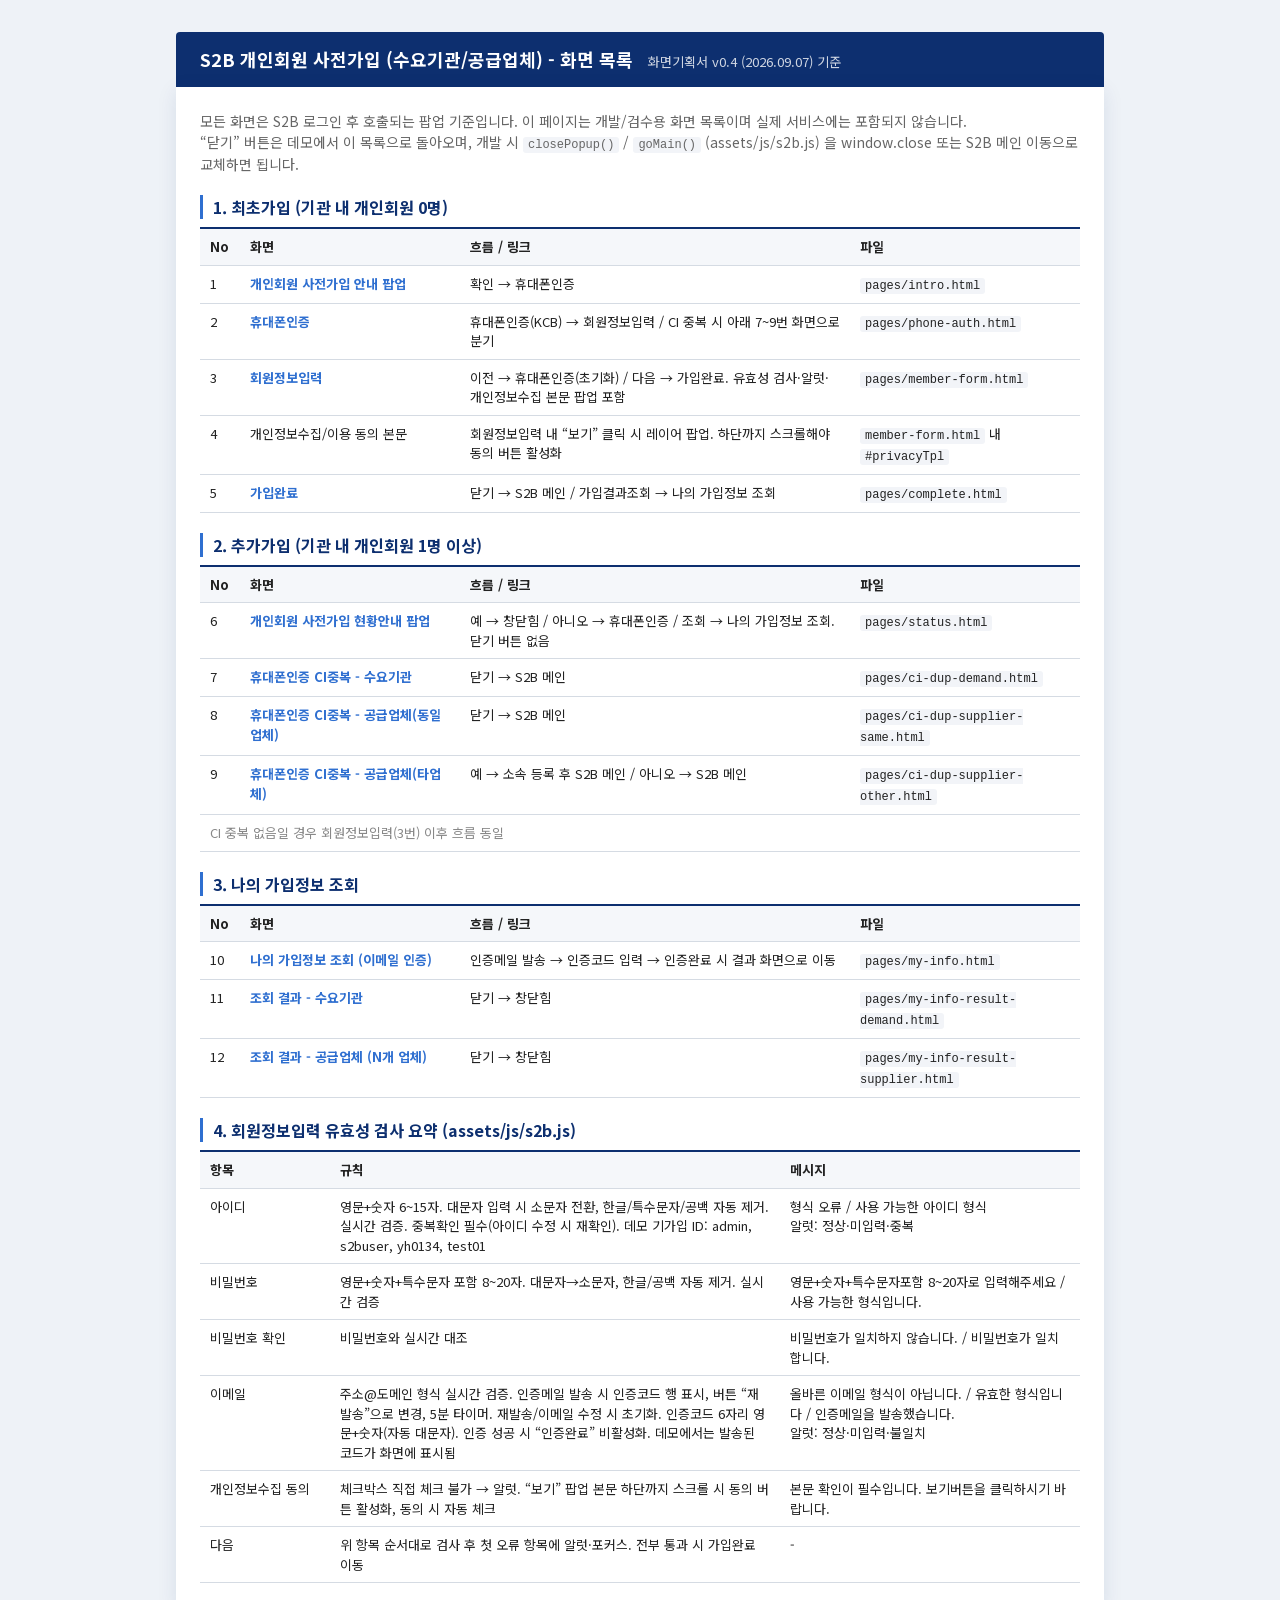
<file: index.html>
<!DOCTYPE html>
<html lang="ko">
<head>
<meta charset="UTF-8">
<meta name="viewport" content="width=device-width, initial-scale=1">
<title>S2B 개인회원 사전가입 - 화면 목록</title>
<link rel="stylesheet" href="assets/css/s2b.css">
</head>
<body>
<div class="idx">
  <div class="top-bar">S2B 개인회원 사전가입 (수요기관/공급업체) - 화면 목록 <span style="font-weight:400;font-size:13px;opacity:.8;margin-left:10px">화면기획서 v0.4 (2026.09.07) 기준</span></div>
  <div class="box">
    <p class="desc">모든 화면은 S2B 로그인 후 호출되는 팝업 기준입니다. 이 페이지는 개발/검수용 화면 목록이며 실제 서비스에는 포함되지 않습니다.<br>
    “닫기” 버튼은 데모에서 이 목록으로 돌아오며, 개발 시 <code>closePopup()</code> / <code>goMain()</code> (assets/js/s2b.js) 을 window.close 또는 S2B 메인 이동으로 교체하면 됩니다.</p>

    <h2>1. 최초가입 (기관 내 개인회원 0명)</h2>
    <table>
      <tr><th style="width:40px">No</th><th style="width:220px">화면</th><th>흐름 / 링크</th><th style="width:230px">파일</th></tr>
      <tr><td>1</td><td><a href="pages/intro.html">개인회원 사전가입 안내 팝업</a></td><td>확인 → 휴대폰인증</td><td><code>pages/intro.html</code></td></tr>
      <tr><td>2</td><td><a href="pages/phone-auth.html">휴대폰인증</a></td><td>휴대폰인증(KCB) → 회원정보입력 / CI 중복 시 아래 7~9번 화면으로 분기</td><td><code>pages/phone-auth.html</code></td></tr>
      <tr><td>3</td><td><a href="pages/member-form.html">회원정보입력</a></td><td>이전 → 휴대폰인증(초기화) / 다음 → 가입완료. 유효성 검사·알럿·개인정보수집 본문 팝업 포함</td><td><code>pages/member-form.html</code></td></tr>
      <tr><td>4</td><td>개인정보수집/이용 동의 본문</td><td>회원정보입력 내 “보기” 클릭 시 레이어 팝업. 하단까지 스크롤해야 동의 버튼 활성화</td><td><code>member-form.html</code> 내 <code>#privacyTpl</code></td></tr>
      <tr><td>5</td><td><a href="pages/complete.html">가입완료</a></td><td>닫기 → S2B 메인 / 가입결과조회 → 나의 가입정보 조회</td><td><code>pages/complete.html</code></td></tr>
    </table>

    <h2>2. 추가가입 (기관 내 개인회원 1명 이상)</h2>
    <table>
      <tr><th style="width:40px">No</th><th style="width:220px">화면</th><th>흐름 / 링크</th><th style="width:230px">파일</th></tr>
      <tr><td>6</td><td><a href="pages/status.html">개인회원 사전가입 현황안내 팝업</a></td><td>예 → 창닫힘 / 아니오 → 휴대폰인증 / 조회 → 나의 가입정보 조회. 닫기 버튼 없음</td><td><code>pages/status.html</code></td></tr>
      <tr><td>7</td><td><a href="pages/ci-dup-demand.html">휴대폰인증 CI중복 - 수요기관</a></td><td>닫기 → S2B 메인</td><td><code>pages/ci-dup-demand.html</code></td></tr>
      <tr><td>8</td><td><a href="pages/ci-dup-supplier-same.html">휴대폰인증 CI중복 - 공급업체(동일업체)</a></td><td>닫기 → S2B 메인</td><td><code>pages/ci-dup-supplier-same.html</code></td></tr>
      <tr><td>9</td><td><a href="pages/ci-dup-supplier-other.html">휴대폰인증 CI중복 - 공급업체(타업체)</a></td><td>예 → 소속 등록 후 S2B 메인 / 아니오 → S2B 메인</td><td><code>pages/ci-dup-supplier-other.html</code></td></tr>
      <tr><td colspan="4" style="color:#888">CI 중복 없음일 경우 회원정보입력(3번) 이후 흐름 동일</td></tr>
    </table>

    <h2>3. 나의 가입정보 조회</h2>
    <table>
      <tr><th style="width:40px">No</th><th style="width:220px">화면</th><th>흐름 / 링크</th><th style="width:230px">파일</th></tr>
      <tr><td>10</td><td><a href="pages/my-info.html">나의 가입정보 조회 (이메일 인증)</a></td><td>인증메일 발송 → 인증코드 입력 → 인증완료 시 결과 화면으로 이동</td><td><code>pages/my-info.html</code></td></tr>
      <tr><td>11</td><td><a href="pages/my-info-result-demand.html">조회 결과 - 수요기관</a></td><td>닫기 → 창닫힘</td><td><code>pages/my-info-result-demand.html</code></td></tr>
      <tr><td>12</td><td><a href="pages/my-info-result-supplier.html">조회 결과 - 공급업체 (N개 업체)</a></td><td>닫기 → 창닫힘</td><td><code>pages/my-info-result-supplier.html</code></td></tr>
    </table>

    <h2>4. 회원정보입력 유효성 검사 요약 (assets/js/s2b.js)</h2>
    <table>
      <tr><th style="width:130px">항목</th><th>규칙</th><th style="width:300px">메시지</th></tr>
      <tr><td>아이디</td><td>영문+숫자 6~15자. 대문자 입력 시 소문자 전환, 한글/특수문자/공백 자동 제거. 실시간 검증. 중복확인 필수(아이디 수정 시 재확인). 데모 기가입 ID: admin, s2buser, yh0134, test01</td><td>형식 오류 / 사용 가능한 아이디 형식<br>알럿: 정상·미입력·중복</td></tr>
      <tr><td>비밀번호</td><td>영문+숫자+특수문자 포함 8~20자. 대문자→소문자, 한글/공백 자동 제거. 실시간 검증</td><td>영문+숫자+특수문자포함 8~20자로 입력해주세요 / 사용 가능한 형식입니다.</td></tr>
      <tr><td>비밀번호 확인</td><td>비밀번호와 실시간 대조</td><td>비밀번호가 일치하지 않습니다. / 비밀번호가 일치합니다.</td></tr>
      <tr><td>이메일</td><td>주소@도메인 형식 실시간 검증. 인증메일 발송 시 인증코드 행 표시, 버튼 “재발송”으로 변경, 5분 타이머. 재발송/이메일 수정 시 초기화. 인증코드 6자리 영문+숫자(자동 대문자). 인증 성공 시 “인증완료” 비활성화. 데모에서는 발송된 코드가 화면에 표시됨</td><td>올바른 이메일 형식이 아닙니다. / 유효한 형식입니다 / 인증메일을 발송했습니다.<br>알럿: 정상·미입력·불일치</td></tr>
      <tr><td>개인정보수집 동의</td><td>체크박스 직접 체크 불가 → 알럿. “보기” 팝업 본문 하단까지 스크롤 시 동의 버튼 활성화, 동의 시 자동 체크</td><td>본문 확인이 필수입니다. 보기버튼을 클릭하시기 바랍니다.</td></tr>
      <tr><td>다음</td><td>위 항목 순서대로 검사 후 첫 오류 항목에 알럿·포커스. 전부 통과 시 가입완료 이동</td><td>-</td></tr>
    </table>
  </div>
</div>
</body>
</html>
</file>
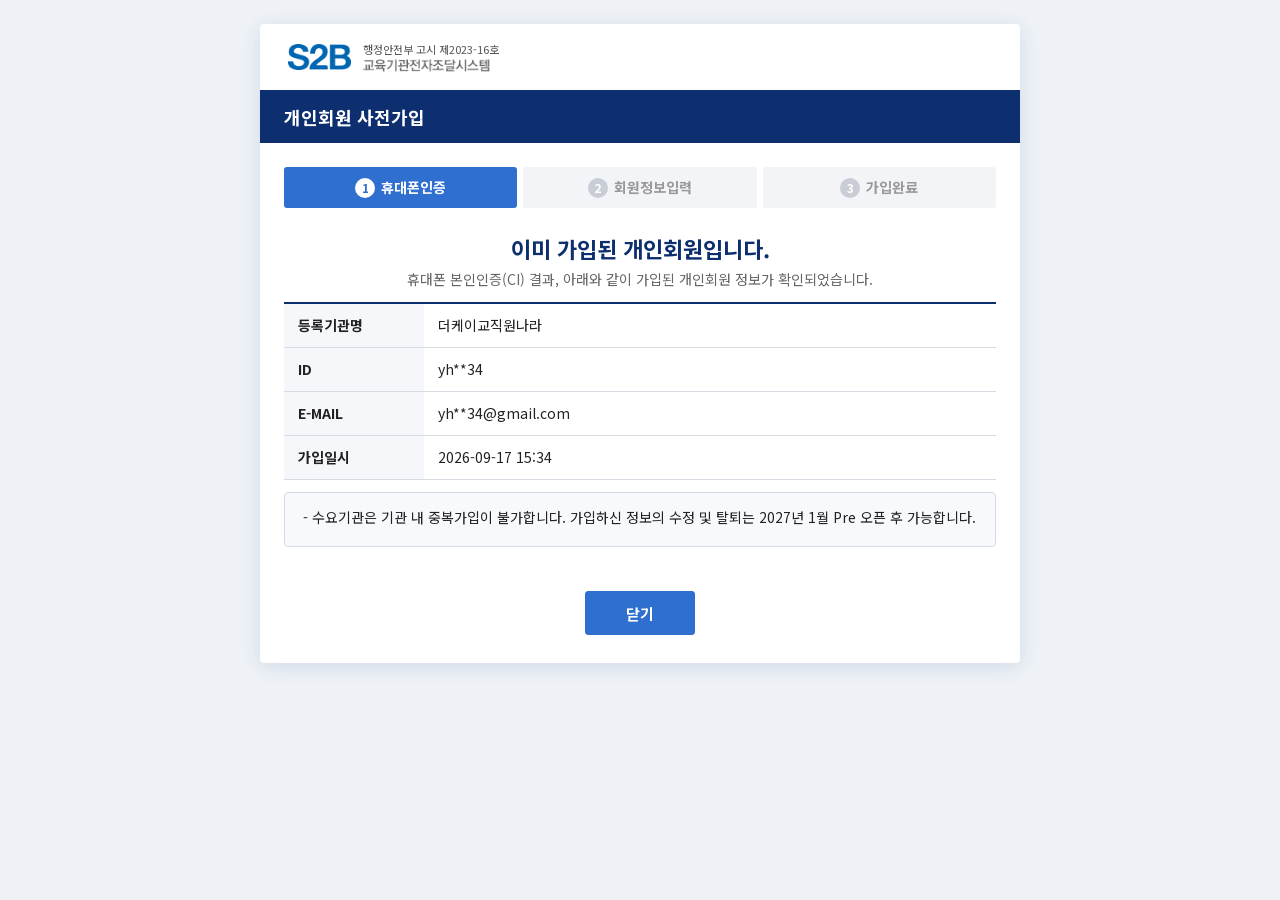
<file: pages/ci-dup-demand.html>
<!DOCTYPE html>
<html lang="ko">
<head>
<meta charset="UTF-8">
<meta name="viewport" content="width=device-width, initial-scale=1">
<title>수요기관 CI중복 | S2B 개인회원 사전가입</title>
<link rel="stylesheet" href="../assets/css/s2b.css">
</head>
<body>
<div class="popup">
  <div class="popup-head">
    <div class="logo"><img src="../assets/img/sub_ci.gif" alt="S2B"><span>행정안전부 고시 제2023-16호<br><img src="../assets/img/ci_s2b_3.gif" alt="교육기관전자조달시스템"></span></div>
  </div>
  <div class="popup-title">개인회원 사전가입</div>
  <div class="popup-body">
    <ol class="steps"><li class="on">휴대폰인증</li><li>회원정보입력</li><li>가입완료</li></ol>
    <p class="big-msg">이미 가입된 개인회원입니다.</p>
    <p class="center desc">휴대폰 본인인증(CI) 결과, 아래와 같이 가입된 개인회원 정보가 확인되었습니다.</p>
    <!-- [JSP] CI 대조로 찾은 기가입 정보 바인딩. ID/이메일 마스킹(첫문자·마지막문자 제외)은 서버 처리 -->
    <table class="info-tbl">
      <tr><th>등록기관명</th><td>더케이교직원나라</td></tr>
      <tr><th>ID</th><td>yh**34</td></tr>
      <tr><th>E-MAIL</th><td>yh**34@gmail.com</td></tr>
      <tr><th>가입일시</th><td>2026-09-17 15:34</td></tr>
    </table>
    <div class="notice"><p>- 수요기관은 기관 내 중복가입이 불가합니다. 가입하신 정보의 수정 및 탈퇴는 2027년 1월 Pre 오픈 후 가능합니다.</p></div>
  </div>
  <div class="popup-foot">
    <button type="button" class="btn primary" onclick="goMain()">닫기</button>
  </div>
</div>
<script src="../assets/js/s2b.js"></script>
</body>
</html>
</file>
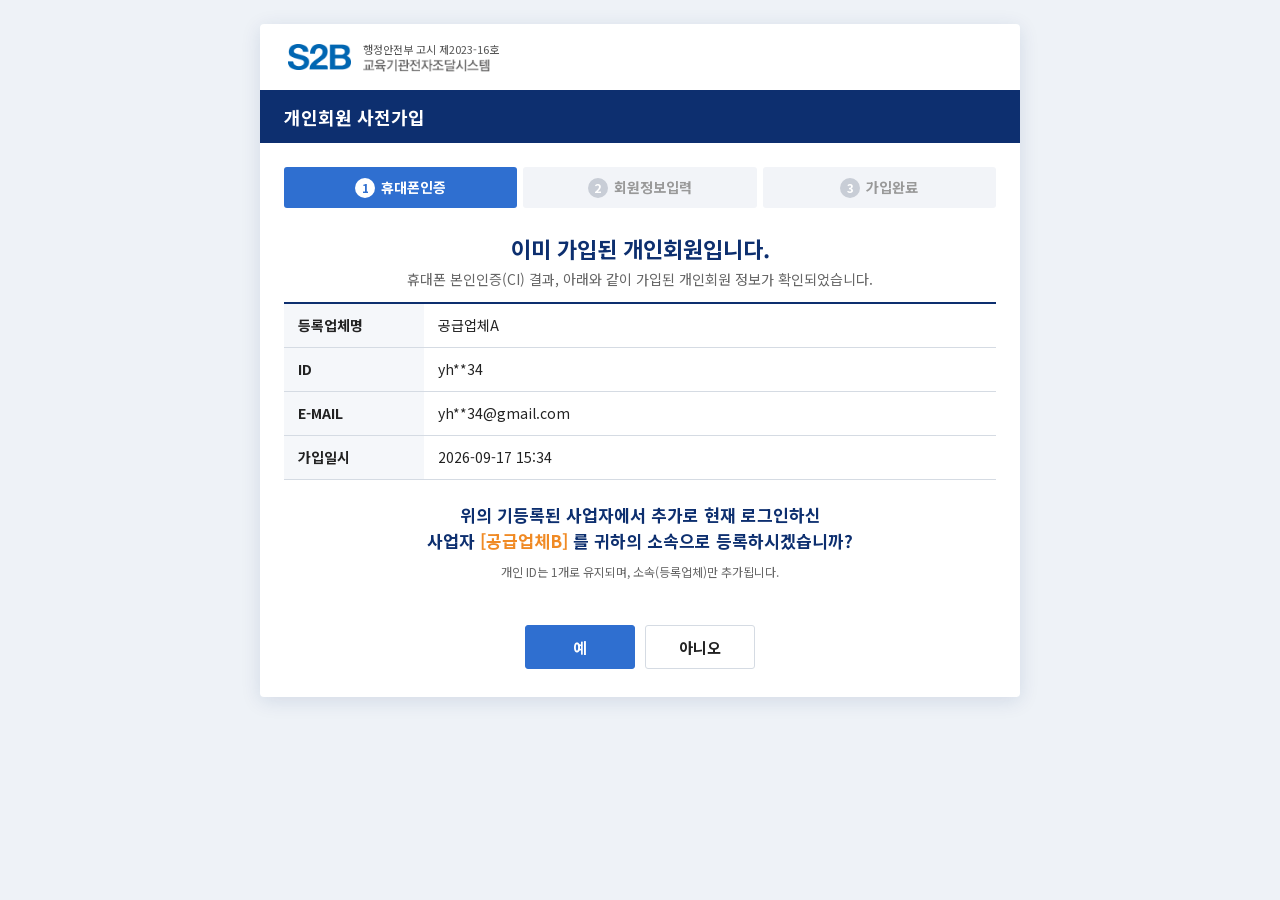
<file: pages/ci-dup-supplier-other.html>
<!DOCTYPE html>
<html lang="ko">
<head>
<meta charset="UTF-8">
<meta name="viewport" content="width=device-width, initial-scale=1">
<title>공급업체 CI중복(타업체) | S2B 개인회원 사전가입</title>
<link rel="stylesheet" href="../assets/css/s2b.css">
</head>
<body>
<div class="popup">
  <div class="popup-head">
    <div class="logo"><img src="../assets/img/sub_ci.gif" alt="S2B"><span>행정안전부 고시 제2023-16호<br><img src="../assets/img/ci_s2b_3.gif" alt="교육기관전자조달시스템"></span></div>
  </div>
  <div class="popup-title">개인회원 사전가입</div>
  <div class="popup-body">
    <ol class="steps"><li class="on">휴대폰인증</li><li>회원정보입력</li><li>가입완료</li></ol>
    <p class="big-msg">이미 가입된 개인회원입니다.</p>
    <p class="center desc">휴대폰 본인인증(CI) 결과, 아래와 같이 가입된 개인회원 정보가 확인되었습니다.</p>
    <!-- [JSP] CI 대조로 찾은 기가입 정보 바인딩. ID/이메일 마스킹(첫문자·마지막문자 제외)은 서버 처리 -->
    <table class="info-tbl">
      <tr><th>등록업체명</th><td>공급업체A</td></tr>
      <tr><th>ID</th><td>yh**34</td></tr>
      <tr><th>E-MAIL</th><td>yh**34@gmail.com</td></tr>
      <tr><th>가입일시</th><td>2026-09-17 15:34</td></tr>
    </table>
    <p class="question">위의 기등록된 사업자에서 추가로 현재 로그인하신<br>사업자 <span class="txt-orange">[공급업체B]</span> <!-- [JSP] [${session.instNm}] 현재 로그인 업체 --> 를 귀하의 소속으로 등록하시겠습니까?</p>
    <p class="center desc" style="font-size:12px">개인 ID는 1개로 유지되며, 소속(등록업체)만 추가됩니다.</p>
  </div>
  <div class="popup-foot">
    <!-- [JSP] 예: 소속(등록업체) 추가등록 Action 호출(addInst.do) 후 메인 이동. 개인ID 1개 : 소속 1:N -->
    <button type="button" class="btn primary" onclick="s2bAlert('[공급업체B] 소속 등록이 완료되었습니다.', goMain)">예</button>
    <button type="button" class="btn" onclick="goMain()">아니오</button>
  </div>
</div>
<script src="../assets/js/s2b.js"></script>
</body>
</html>
</file>
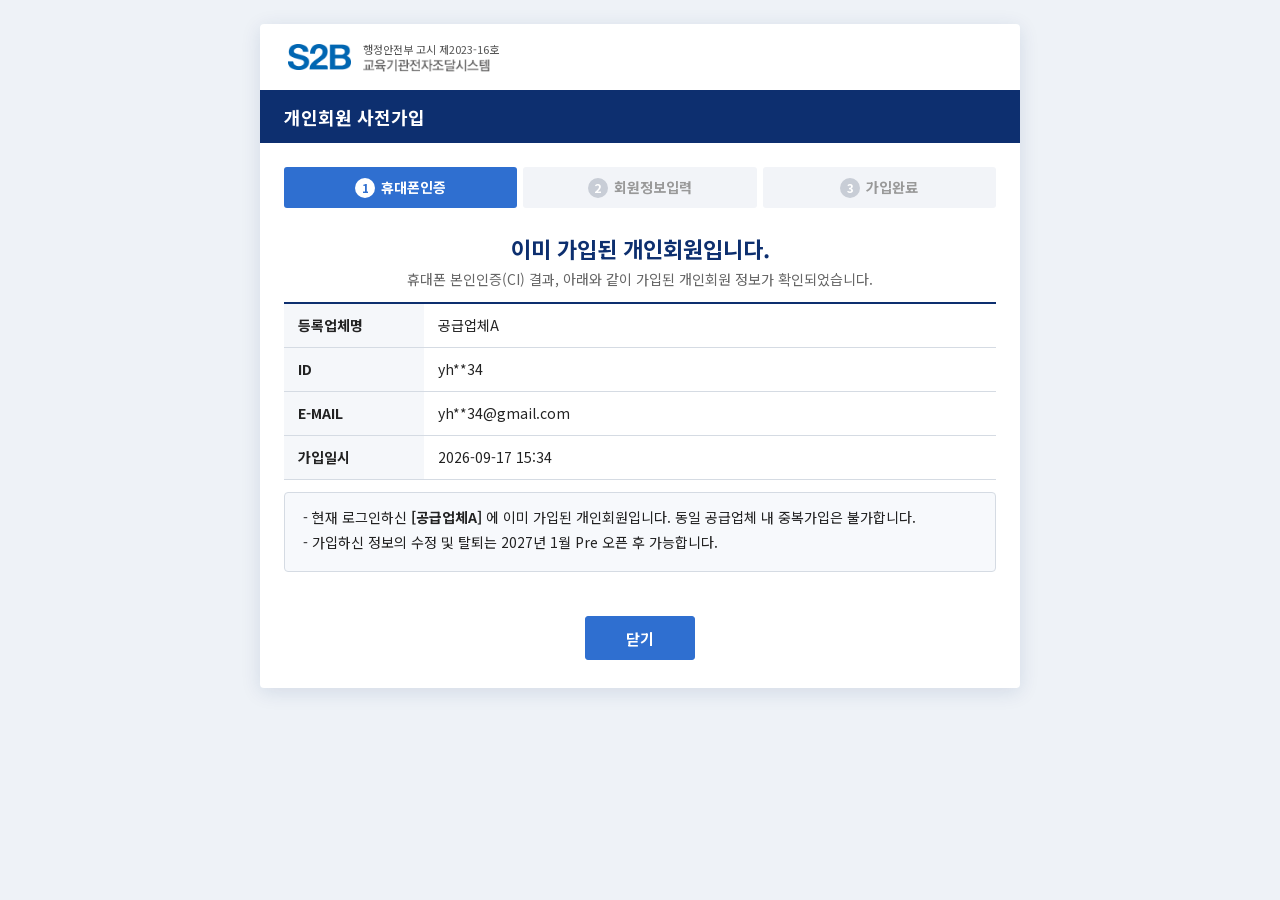
<file: pages/ci-dup-supplier-same.html>
<!DOCTYPE html>
<html lang="ko">
<head>
<meta charset="UTF-8">
<meta name="viewport" content="width=device-width, initial-scale=1">
<title>공급업체 CI중복(동일업체) | S2B 개인회원 사전가입</title>
<link rel="stylesheet" href="../assets/css/s2b.css">
</head>
<body>
<div class="popup">
  <div class="popup-head">
    <div class="logo"><img src="../assets/img/sub_ci.gif" alt="S2B"><span>행정안전부 고시 제2023-16호<br><img src="../assets/img/ci_s2b_3.gif" alt="교육기관전자조달시스템"></span></div>
  </div>
  <div class="popup-title">개인회원 사전가입</div>
  <div class="popup-body">
    <ol class="steps"><li class="on">휴대폰인증</li><li>회원정보입력</li><li>가입완료</li></ol>
    <p class="big-msg">이미 가입된 개인회원입니다.</p>
    <p class="center desc">휴대폰 본인인증(CI) 결과, 아래와 같이 가입된 개인회원 정보가 확인되었습니다.</p>
    <!-- [JSP] CI 대조로 찾은 기가입 정보 바인딩. ID/이메일 마스킹(첫문자·마지막문자 제외)은 서버 처리 -->
    <table class="info-tbl">
      <tr><th>등록업체명</th><td>공급업체A</td></tr>
      <tr><th>ID</th><td>yh**34</td></tr>
      <tr><th>E-MAIL</th><td>yh**34@gmail.com</td></tr>
      <tr><th>가입일시</th><td>2026-09-17 15:34</td></tr>
    </table>
    <div class="notice"><p>- 현재 로그인하신 <b>[공급업체A]</b> 에 이미 가입된 개인회원입니다. 동일 공급업체 내 중복가입은 불가합니다.</p><p>- 가입하신 정보의 수정 및 탈퇴는 2027년 1월 Pre 오픈 후 가능합니다.</p></div>
  </div>
  <div class="popup-foot">
    <button type="button" class="btn primary" onclick="goMain()">닫기</button>
  </div>
</div>
<script src="../assets/js/s2b.js"></script>
</body>
</html>
</file>
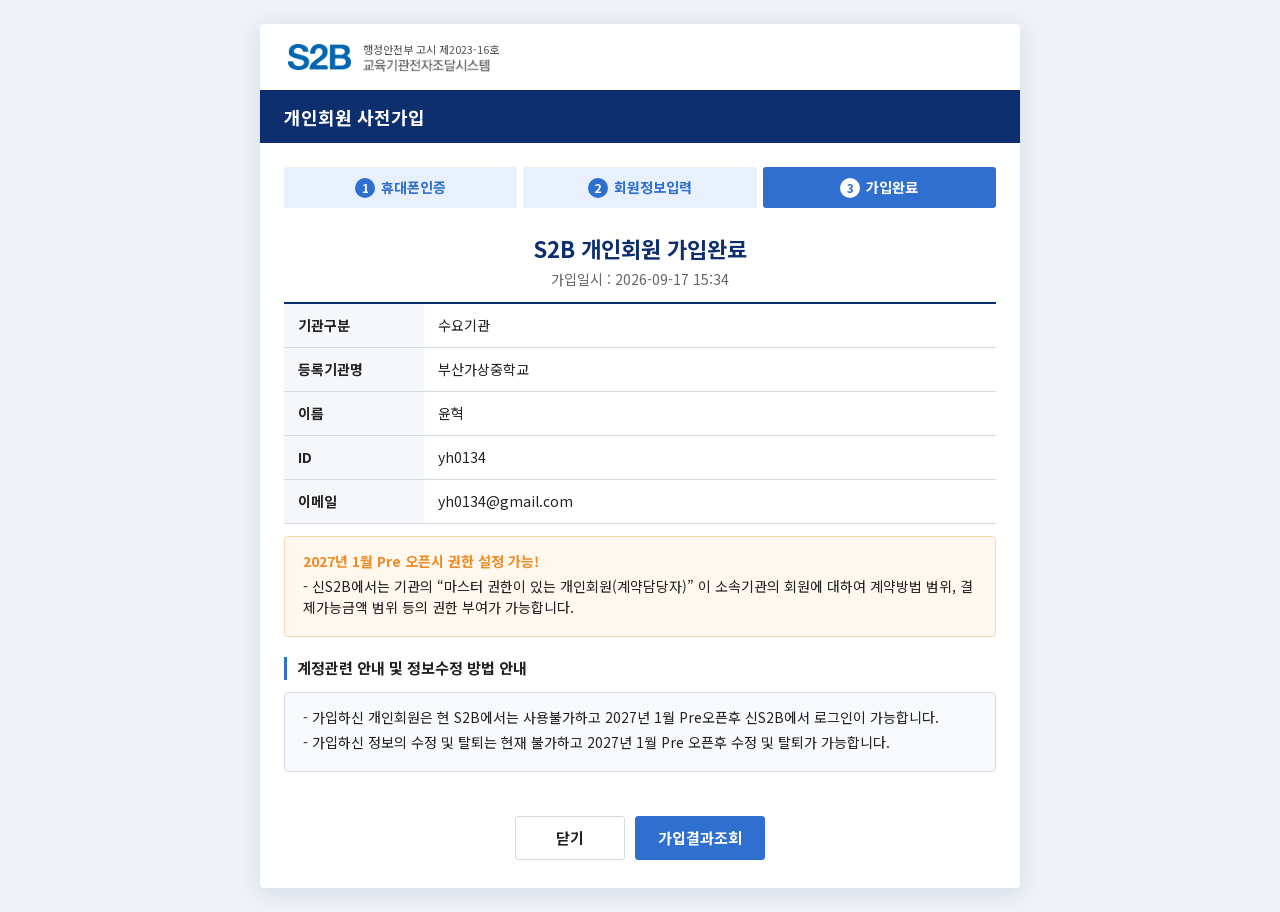
<file: pages/complete.html>
<!DOCTYPE html>
<html lang="ko">
<head>
<meta charset="UTF-8">
<meta name="viewport" content="width=device-width, initial-scale=1">
<title>가입완료 | S2B 개인회원 사전가입</title>
<link rel="stylesheet" href="../assets/css/s2b.css">
</head>
<body>
<div class="popup">
  <div class="popup-head">
    <div class="logo"><img src="../assets/img/sub_ci.gif" alt="S2B"><span>행정안전부 고시 제2023-16호<br><img src="../assets/img/ci_s2b_3.gif" alt="교육기관전자조달시스템"></span></div>
  </div>
  <div class="popup-title">개인회원 사전가입</div>
  <div class="popup-body">
    <ol class="steps"><li class="done">휴대폰인증</li><li class="done">회원정보입력</li><li class="on">가입완료</li></ol>
    <p class="big-msg">S2B 개인회원 가입완료</p>
    <p class="center desc">가입일시 : 2026-09-17 15:34</p> <!-- [JSP] ${member.regDt} yyyy-MM-dd HH:mm -->

    <table class="info-tbl">
      <!-- [JSP] 가입 결과 바인딩. 기관구분: 수요기관/공급업체, 등록기관명: 기관명 또는 공급업체명 -->
      <tr><th>기관구분</th><td>수요기관</td></tr>          <!-- ${member.instTypeNm} -->
      <tr><th>등록기관명</th><td>부산가상중학교</td></tr>  <!-- ${member.instNm} -->
      <tr><th>이름</th><td>윤혁</td></tr>                 <!-- ${member.userNm} -->
      <tr><th>ID</th><td>yh0134</td></tr>                 <!-- ${member.userId} -->
      <tr><th>이메일</th><td>yh0134@gmail.com</td></tr>   <!-- ${member.email} -->
    </table>

    <div class="notice point">
      <p><b class="txt-orange">2027년 1월 Pre 오픈시 권한 설정 가능!</b></p>
      <p>- 신S2B에서는 기관의 “마스터 권한이 있는 개인회원(계약담당자)” 이 소속기관의 회원에 대하여 계약방법 범위, 결제가능금액 범위 등의 권한 부여가 가능합니다.</p>
    </div>
    <p class="sub-tit">계정관련 안내 및 정보수정 방법 안내</p>
    <div class="notice">
      <p>- 가입하신 개인회원은 현 S2B에서는 사용불가하고 2027년 1월 Pre오픈후 신S2B에서 로그인이 가능합니다.</p>
      <p>- 가입하신 정보의 수정 및 탈퇴는 현재 불가하고 2027년 1월 Pre 오픈후 수정 및 탈퇴가 가능합니다.</p>
    </div>
  </div>
  <div class="popup-foot">
    <button type="button" class="btn" onclick="goMain()">닫기</button> <!-- [JSP] S2B 메인으로 이동 -->
    <a href="my-info.html" class="btn primary">가입결과조회</a>
  </div>
</div>
<script src="../assets/js/s2b.js"></script>
</body>
</html>
</file>
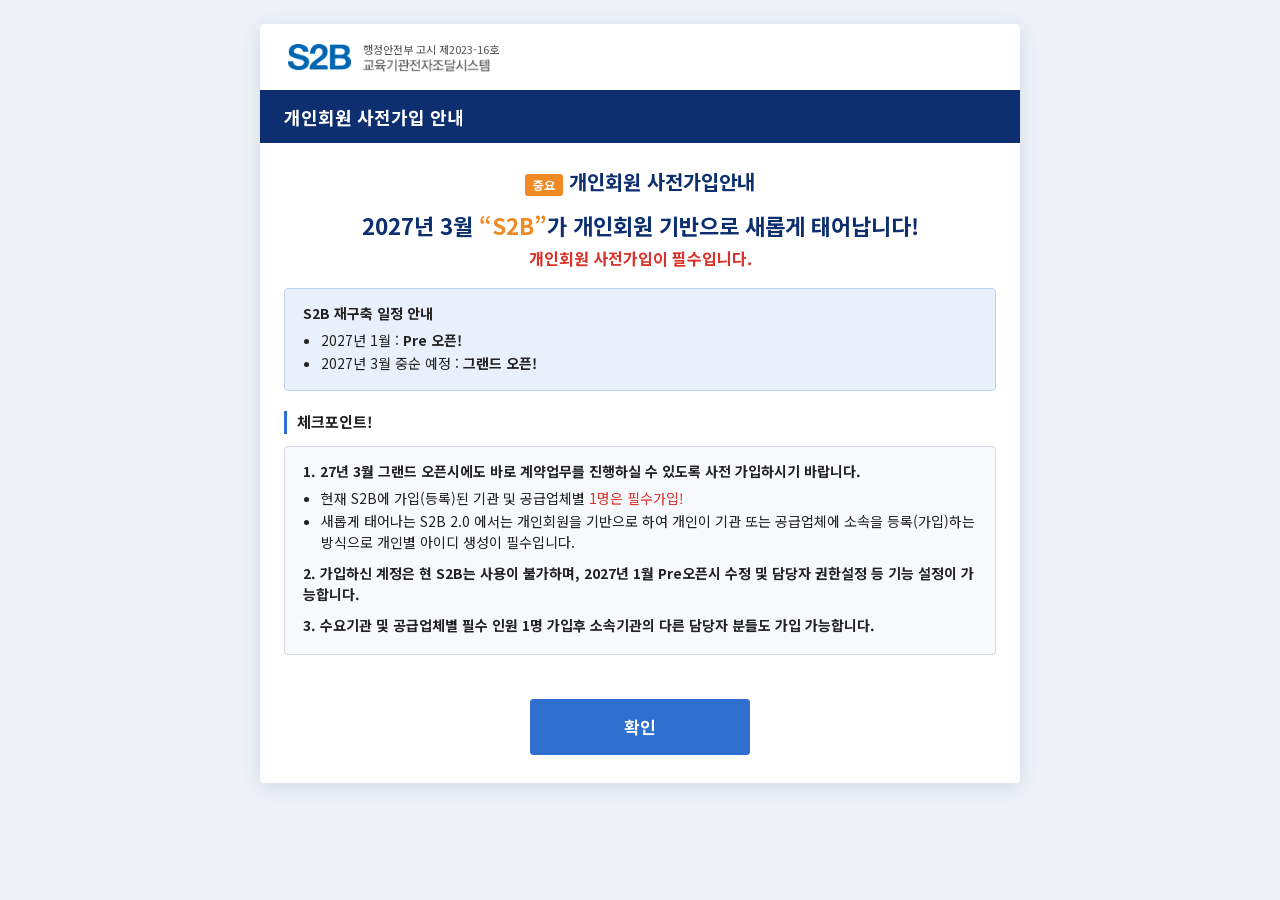
<file: pages/intro.html>
<!DOCTYPE html>
<html lang="ko">
<head>
<meta charset="UTF-8">
<meta name="viewport" content="width=device-width, initial-scale=1">
<title>개인회원 사전가입 안내 | S2B 개인회원 사전가입</title>
<link rel="stylesheet" href="../assets/css/s2b.css">
</head>
<body>
<div class="popup">
  <div class="popup-head">
    <div class="logo"><img src="../assets/img/sub_ci.gif" alt="S2B"><span>행정안전부 고시 제2023-16호<br><img src="../assets/img/ci_s2b_3.gif" alt="교육기관전자조달시스템"></span></div>
  </div>
  <div class="popup-title">개인회원 사전가입 안내</div>
  <div class="popup-body">
    <p class="tit center"><span class="badge">중요</span> 개인회원 사전가입안내</p>
    <p class="big-msg">2027년 3월 <span class="txt-orange">“S2B”</span>가 개인회원 기반으로 새롭게 태어납니다!</p>
    <p class="center txt-red" style="font-weight:700;font-size:16px;margin:0 0 18px">개인회원 사전가입이 필수입니다.</p>

    <div class="notice blue">
      <p><b>S2B 재구축 일정 안내</b></p>
      <ul>
        <li>2027년 1월 : <b>Pre 오픈!</b></li>
        <li>2027년 3월 중순 예정 : <b>그랜드 오픈!</b></li>
      </ul>
    </div>

    <p class="sub-tit">체크포인트!</p>
    <div class="notice">
      <p><b>1. 27년 3월 그랜드 오픈시에도 바로 계약업무를 진행하실 수 있도록 사전 가입하시기 바랍니다.</b></p>
      <ul>
        <li>현재 S2B에 가입(등록)된 기관 및 공급업체별 <span class="txt-red">1명은 필수가입!</span></li>
        <li>새롭게 태어나는 S2B 2.0 에서는 개인회원을 기반으로 하여 개인이 기관 또는 공급업체에 소속을 등록(가입)하는 방식으로 개인별 아이디 생성이 필수입니다.</li>
      </ul>
      <p style="margin-top:10px"><b>2. 가입하신 계정은 현 S2B는 사용이 불가하며, 2027년 1월 Pre오픈시 수정 및 담당자 권한설정 등 기능 설정이 가능합니다.</b></p>
      <p style="margin-top:10px"><b>3. 수요기관 및 공급업체별 필수 인원 1명 가입후 소속기관의 다른 담당자 분들도 가입 가능합니다.</b></p>
    </div>
  </div>
  <div class="popup-foot">
    <a href="phone-auth.html" class="btn primary big">확인</a>
  </div>
</div>
<script src="../assets/js/s2b.js"></script>

</body>
</html>
</file>
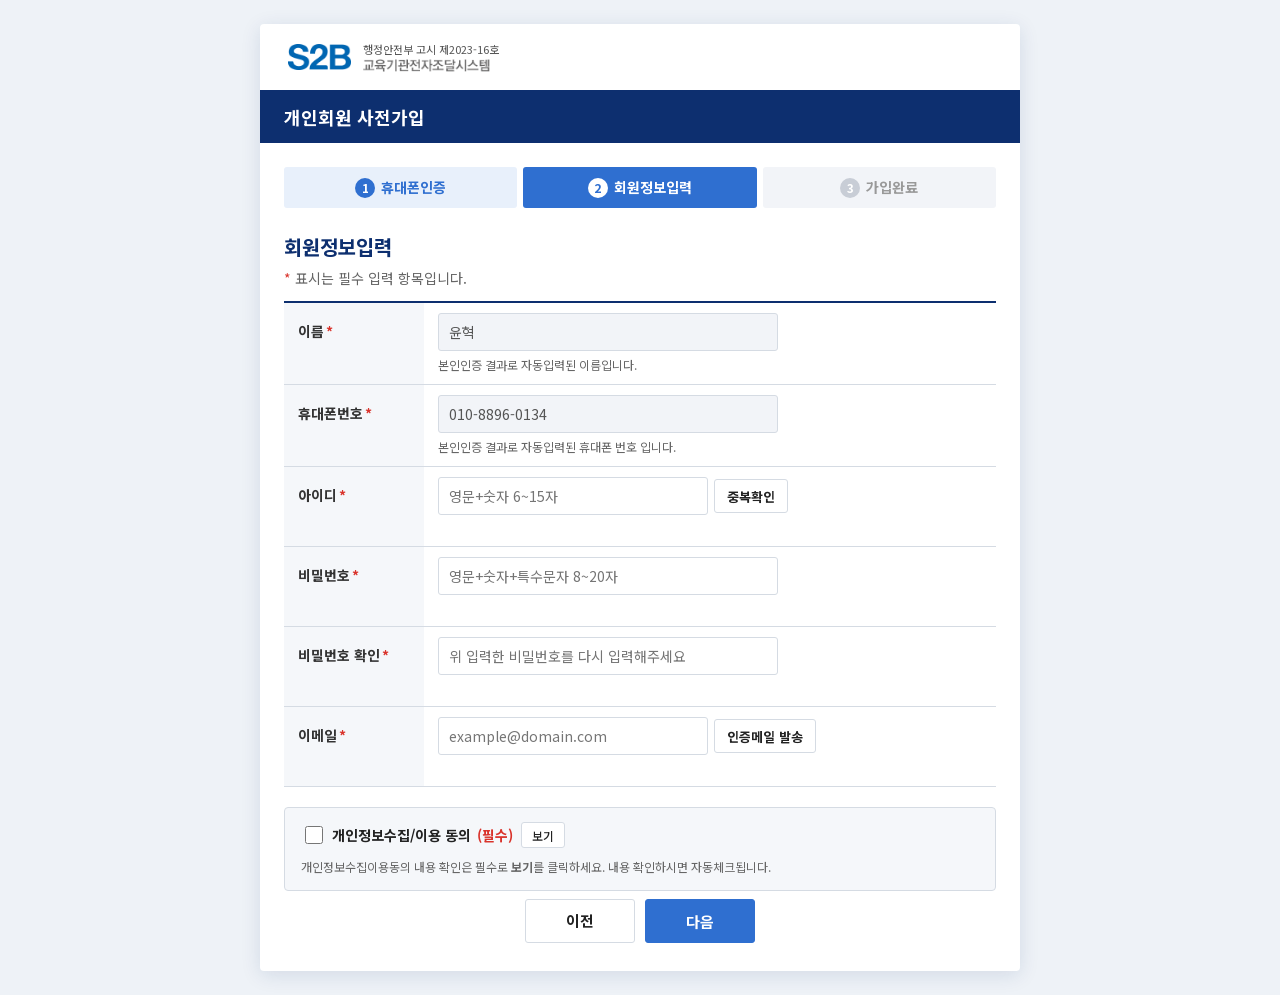
<file: pages/member-form.html>
<!DOCTYPE html>
<html lang="ko">
<head>
<meta charset="UTF-8">
<meta name="viewport" content="width=device-width, initial-scale=1">
<title>회원정보입력 | S2B 개인회원 사전가입</title>
<link rel="stylesheet" href="../assets/css/s2b.css">
</head>
<body>
<div class="popup">
  <div class="popup-head">
    <div class="logo"><img src="../assets/img/sub_ci.gif" alt="S2B"><span>행정안전부 고시 제2023-16호<br><img src="../assets/img/ci_s2b_3.gif" alt="교육기관전자조달시스템"></span></div>
  </div>
  <div class="popup-title">개인회원 사전가입</div>
  <!-- [JSP] Struts ActionForm 프로퍼티 = input name. 데모(data-demo)에서는 검증 후 페이지 이동만 하고, 실서비스는 data-demo 제거 후 form.submit() POST.
     action 예: /S2BNCustomer/S2B/member/preJoin/insert.do -->
  <form class="popup-body" id="memberForm" name="memberForm" method="post" action="complete.html" data-demo novalidate>
    <!-- [JSP] 휴대폰인증(KCB) 결과는 세션에 보관하고 hidden 은 화면 표시/전송용. 서버는 hidden 값이 아닌 세션값을 신뢰할 것 -->
    <input type="hidden" name="instType" value="D">   <!-- 기관구분 D:수요기관 S:공급업체 -->
    <input type="hidden" name="instCd"   value="">    <!-- 기관코드/컴퍼니코드 (로그인 세션) -->
    <input type="hidden" name="instNm"   value="">    <!-- 기관명 -->
    <input type="hidden" name="ci"       value="">    <!-- KCB CI (세션 보관 권장) -->
    <input type="hidden" name="agreeYn"  value="N">   <!-- 개인정보수집 동의 여부, 동의 시 JS가 Y 세팅 -->
    <ol class="steps"><li class="done">휴대폰인증</li><li class="on">회원정보입력</li><li>가입완료</li></ol>
    <p class="tit">회원정보입력</p>
    <p class="desc"><span class="txt-red">*</span> 표시는 필수 입력 항목입니다.</p>

    <table class="form-tbl">
      <tr>
        <th>이름<span class="req">*</span></th>
        <td>
          <input type="text" class="inp" name="userNm" value="윤혁" readonly> <!-- [JSP] KCB 인증 결과 이름 ${kcb.name} -->
          <span class="msg">본인인증 결과로 자동입력된 이름입니다.</span>
        </td>
      </tr>
      <tr>
        <th>휴대폰번호<span class="req">*</span></th>
        <td>
          <input type="text" class="inp" name="mobileNo" value="010-8896-0134" readonly> <!-- [JSP] KCB 인증 결과 휴대폰번호 ${kcb.mobileNo} -->
          <span class="msg">본인인증 결과로 자동입력된 휴대폰 번호 입니다.</span>
        </td>
      </tr>
      <tr>
        <th>아이디<span class="req">*</span></th>
        <td>
          <div class="field">
            <input type="text" class="inp" id="userId" name="userId" placeholder="영문+숫자 6~15자" maxlength="15" autocomplete="off" style="max-width:270px">
            <button type="button" class="btn sm" id="btnDup">중복확인</button>
          </div>
          <span class="msg" id="userIdMsg"></span>
        </td>
      </tr>
      <tr>
        <th>비밀번호<span class="req">*</span></th>
        <td>
          <input type="password" class="inp" id="userPw" name="userPw" placeholder="영문+숫자+특수문자 8~20자" maxlength="20" autocomplete="new-password">
          <span class="msg" id="userPwMsg"></span>
        </td>
      </tr>
      <tr>
        <th>비밀번호 확인<span class="req">*</span></th>
        <td>
          <input type="password" class="inp" id="userPw2" name="userPw2" placeholder="위 입력한 비밀번호를 다시 입력해주세요" maxlength="20" autocomplete="new-password">
          <span class="msg" id="userPw2Msg"></span>
        </td>
      </tr>
      <tr>
        <th>이메일<span class="req">*</span></th>
        <td>
          <div class="field">
            <input type="email" class="inp" name="email" data-role="email" placeholder="example@domain.com" autocomplete="off" style="max-width:270px">
            <button type="button" class="btn sm" data-role="btn-send">인증메일 발송</button>
          </div>
          <span class="msg" data-role="email-msg"></span>
          <span class="dev-note hidden" data-role="dev-code"></span> <!-- [JSP] 개발용, 제거 -->
          <div class="hidden" data-role="code-row" style="margin-top:10px;padding-top:10px;border-top:1px dashed var(--line)">
            <div class="field">
              <label for="authCode" style="font-weight:600;margin-right:4px">인증코드</label>
              <input type="text" class="inp short" id="authCode" name="authCode" data-role="code" placeholder="이메일로 받은 6자리 코드" maxlength="6" autocomplete="off">
              <span class="timer" data-role="timer"></span>
              <button type="button" class="btn sm primary" data-role="btn-verify">인증</button>
            </div>
            <span class="msg" data-role="code-msg">인증코드는 5분간 유효합니다. 숫자+영문만 입력 가능</span>
          </div>
        </td>
      </tr>
    </table>

    <div class="agree">
      <label><input type="checkbox" id="agree"> 개인정보수집/이용 동의 <span class="txt-red">(필수)</span></label>
      <button type="button" class="btn xs" id="btnPrivacy">보기</button>
      <span class="guide">개인정보수집이용동의 내용 확인은 필수로 <b>보기</b>를 클릭하세요. 내용 확인하시면 자동체크됩니다.</span>
    </div>

    <div class="popup-foot" style="padding-bottom:4px">
      <a href="phone-auth.html" class="btn" id="btnPrev">이전</a>
      <button type="submit" class="btn primary">다음</button>
    </div>
  </form>
</div>

<!-- 개인정보수집/이용 동의 본문 팝업 (내용은 추후 전달 문서로 교체)
     [JSP] 본문은 <jsp:include> 또는 DB 약관 조회 결과로 교체. 하단 스크롤 감지를 위해 .scroll-box 구조는 유지 -->
<template id="privacyTpl">
  <div class="modal" role="dialog" aria-modal="true">
    <div class="modal-head">개인정보수집/이용 동의 <button type="button" class="close" data-role="btn-close" aria-label="닫기">×</button></div>
    <div class="modal-body">
      <div class="scroll-box">
        <h4>1. 개인정보의 수집·이용 목적</h4>
        <p>S2B(교육기관전자조달시스템)는 개인회원 사전가입 및 신S2B(S2B 2.0) 회원 마이그레이션을 위하여 아래와 같이 개인정보를 수집·이용합니다.</p>
        <p>- 개인회원 식별 및 본인 확인<br>- 소속 기관(수요기관/공급업체) 등록 및 관리<br>- 신S2B 오픈 시 계정 이관 및 권한 설정<br>- 가입 관련 안내 및 고지사항 전달</p>
        <h4>2. 수집하는 개인정보 항목</h4>
        <p>- 필수항목 : 이름, 휴대폰번호, 연계정보(CI), 아이디, 비밀번호, 이메일<br>- 자동수집항목 : 가입일시, 소속 기관정보(기관코드, 기관명)</p>
        <h4>3. 개인정보의 보유 및 이용기간</h4>
        <p>수집된 개인정보는 신S2B 회원정보로 이관되어 회원 탈퇴 시까지 보유·이용됩니다. 다만 관계 법령에 따라 보존할 필요가 있는 경우 해당 법령에서 정한 기간 동안 보관합니다.</p>
        <p>- 계약 또는 청약철회 등에 관한 기록 : 5년<br>- 대금결제 및 재화 등의 공급에 관한 기록 : 5년<br>- 소비자의 불만 또는 분쟁처리에 관한 기록 : 3년</p>
        <h4>4. 동의를 거부할 권리 및 거부 시 불이익</h4>
        <p>이용자는 개인정보 수집·이용에 대한 동의를 거부할 권리가 있습니다. 다만, 필수항목에 대한 동의를 거부할 경우 개인회원 사전가입이 불가하며, 신S2B 그랜드 오픈 이후 계약업무 이용에 제한이 있을 수 있습니다.</p>
        <h4>5. 개인정보의 제3자 제공</h4>
        <p>S2B는 이용자의 개인정보를 제1항에서 고지한 범위 내에서 사용하며, 이용자의 사전 동의 없이 동 범위를 초과하여 이용하거나 원칙적으로 제3자에게 제공하지 않습니다. 다만, 법령의 규정에 의거하거나 수사 목적으로 법령에 정해진 절차와 방법에 따라 수사기관의 요구가 있는 경우는 예외로 합니다.</p>
        <h4>6. 개인정보 처리 위탁</h4>
        <p>- 휴대폰 본인인증 : 코리아크레딧뷰로(주)<br>- 이메일 발송 : 시스템 운영사</p>
        <h4>7. 기타</h4>
        <p>본 동의서에 명시되지 않은 사항은 S2B 개인정보처리방침에 따릅니다. 문의사항은 S2B 고객센터로 연락 주시기 바랍니다.</p>
        <p style="margin-top:20px;color:#999">※ 본 내용은 화면 구성용 임시 문안이며, 확정 문서로 교체 예정입니다.</p>
      </div>
      <p class="scroll-hint">본문 하단까지 스크롤하여 내용을 확인하시면 동의 버튼이 활성화됩니다.</p>
    </div>
    <div class="modal-foot">
      <button type="button" class="btn primary" data-role="btn-agree" disabled>동의</button>
      <button type="button" class="btn" data-role="btn-close">닫기</button>
    </div>
  </div>
</template>

<script src="../assets/js/s2b.js"></script>
<script>
initMemberForm(document.getElementById('memberForm'));
// 이전: 휴대폰인증 페이지로 이동. [JSP] 세션의 KCB 인증정보(CI) 삭제 Action 호출 후 이동 (예: resetAuth.do)
document.getElementById('btnPrev').onclick = function (e) {
  e.preventDefault();
  s2bConfirm('휴대폰인증 화면으로 이동합니다.\n입력한 정보와 인증상태는 초기화됩니다. 이동하시겠습니까?', function () { location.href = 'phone-auth.html'; });
};
</script>
</body>
</html>
</file>
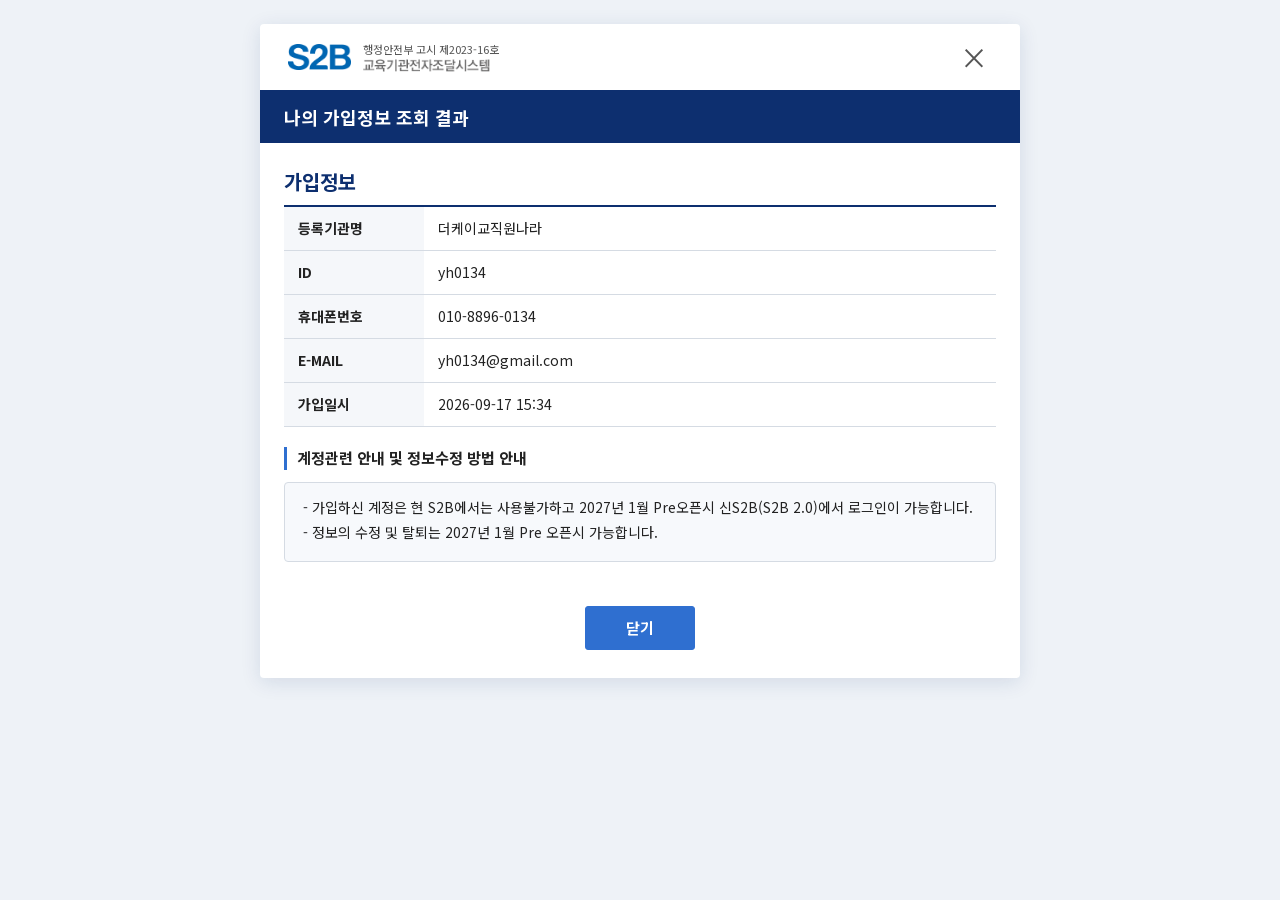
<file: pages/my-info-result-demand.html>
<!DOCTYPE html>
<html lang="ko">
<head>
<meta charset="UTF-8">
<meta name="viewport" content="width=device-width, initial-scale=1">
<title>나의 가입정보 조회 결과(수요기관) | S2B 개인회원 사전가입</title>
<link rel="stylesheet" href="../assets/css/s2b.css">
</head>
<body>
<div class="popup">
  <div class="popup-head">
    <div class="logo"><img src="../assets/img/sub_ci.gif" alt="S2B"><span>행정안전부 고시 제2023-16호<br><img src="../assets/img/ci_s2b_3.gif" alt="교육기관전자조달시스템"></span></div>
    <button type="button" class="close" onclick="closePopup()" aria-label="닫기">×</button>
  </div>
  <div class="popup-title">나의 가입정보 조회 결과</div>
  <div class="popup-body">
    <p class="tit">가입정보</p>
    <!-- [JSP] 인증 이메일로 조회한 가입정보 바인딩 (마스킹 없음) -->
    <table class="info-tbl">
      <tr><th>등록기관명</th><td>더케이교직원나라</td></tr>
      <tr><th>ID</th><td>yh0134</td></tr>
      <tr><th>휴대폰번호</th><td>010-8896-0134</td></tr>
      <tr><th>E-MAIL</th><td>yh0134@gmail.com</td></tr>
      <tr><th>가입일시</th><td>2026-09-17 15:34</td></tr>
    </table>
    <p class="sub-tit">계정관련 안내 및 정보수정 방법 안내</p>
    <div class="notice">
      <p>- 가입하신 계정은 현 S2B에서는 사용불가하고 2027년 1월 Pre오픈시 신S2B(S2B 2.0)에서 로그인이 가능합니다.</p>
      <p>- 정보의 수정 및 탈퇴는 2027년 1월 Pre 오픈시 가능합니다.</p>
    </div>
  </div>
  <div class="popup-foot">
    <button type="button" class="btn primary" onclick="closePopup()">닫기</button>
  </div>
</div>
<script src="../assets/js/s2b.js"></script>
</body>
</html>
</file>
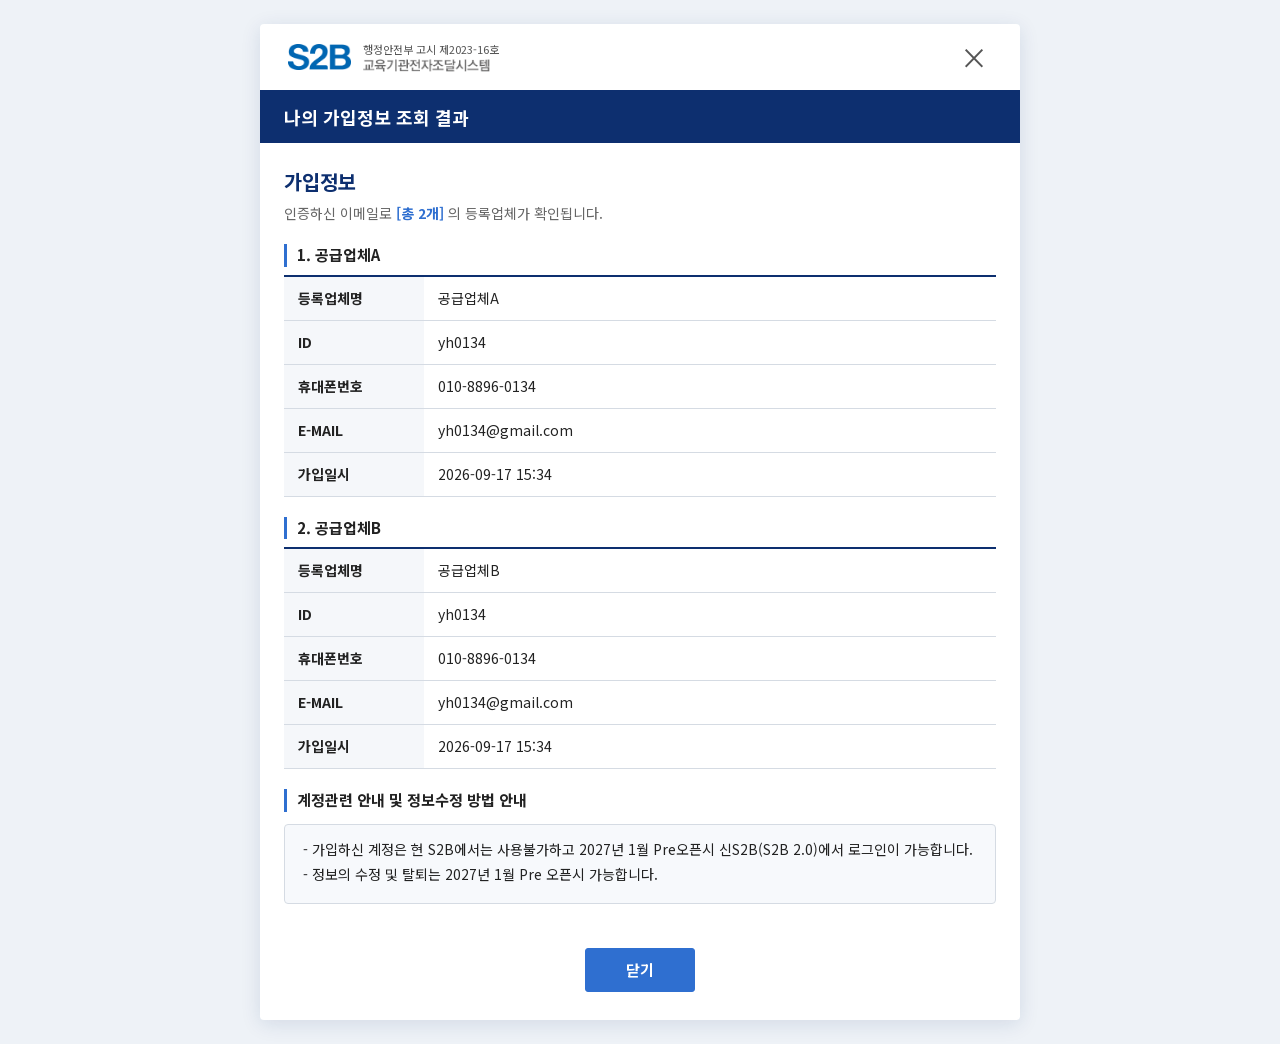
<file: pages/my-info-result-supplier.html>
<!DOCTYPE html>
<html lang="ko">
<head>
<meta charset="UTF-8">
<meta name="viewport" content="width=device-width, initial-scale=1">
<title>나의 가입정보 조회 결과(공급업체) | S2B 개인회원 사전가입</title>
<link rel="stylesheet" href="../assets/css/s2b.css">
</head>
<body>
<div class="popup">
  <div class="popup-head">
    <div class="logo"><img src="../assets/img/sub_ci.gif" alt="S2B"><span>행정안전부 고시 제2023-16호<br><img src="../assets/img/ci_s2b_3.gif" alt="교육기관전자조달시스템"></span></div>
    <button type="button" class="close" onclick="closePopup()" aria-label="닫기">×</button>
  </div>
  <div class="popup-title">나의 가입정보 조회 결과</div>
  <div class="popup-body">
    <p class="tit">가입정보</p>
    <p class="desc">인증하신 이메일로 <b class="txt-blue">[총 2개]</b> 의 등록업체가 확인됩니다.</p> <!-- [JSP] [총 ${fn:length(list)}개] -->
    <!-- [JSP] 아래 "번호. 업체명" 제목 + 테이블 한 쌍이 <c:forEach varStatus> 반복 단위 -->
    <p class="sub-tit">1. 공급업체A</p>
    <table class="info-tbl">
      <tr><th>등록업체명</th><td>공급업체A</td></tr>
      <tr><th>ID</th><td>yh0134</td></tr>
      <tr><th>휴대폰번호</th><td>010-8896-0134</td></tr>
      <tr><th>E-MAIL</th><td>yh0134@gmail.com</td></tr>
      <tr><th>가입일시</th><td>2026-09-17 15:34</td></tr>
    </table>
    <p class="sub-tit">2. 공급업체B</p>
    <table class="info-tbl">
      <tr><th>등록업체명</th><td>공급업체B</td></tr>
      <tr><th>ID</th><td>yh0134</td></tr>
      <tr><th>휴대폰번호</th><td>010-8896-0134</td></tr>
      <tr><th>E-MAIL</th><td>yh0134@gmail.com</td></tr>
      <tr><th>가입일시</th><td>2026-09-17 15:34</td></tr>
    </table>
    <p class="sub-tit">계정관련 안내 및 정보수정 방법 안내</p>
    <div class="notice">
      <p>- 가입하신 계정은 현 S2B에서는 사용불가하고 2027년 1월 Pre오픈시 신S2B(S2B 2.0)에서 로그인이 가능합니다.</p>
      <p>- 정보의 수정 및 탈퇴는 2027년 1월 Pre 오픈시 가능합니다.</p>
    </div>
  </div>
  <div class="popup-foot">
    <button type="button" class="btn primary" onclick="closePopup()">닫기</button>
  </div>
</div>
<script src="../assets/js/s2b.js"></script>
</body>
</html>
</file>
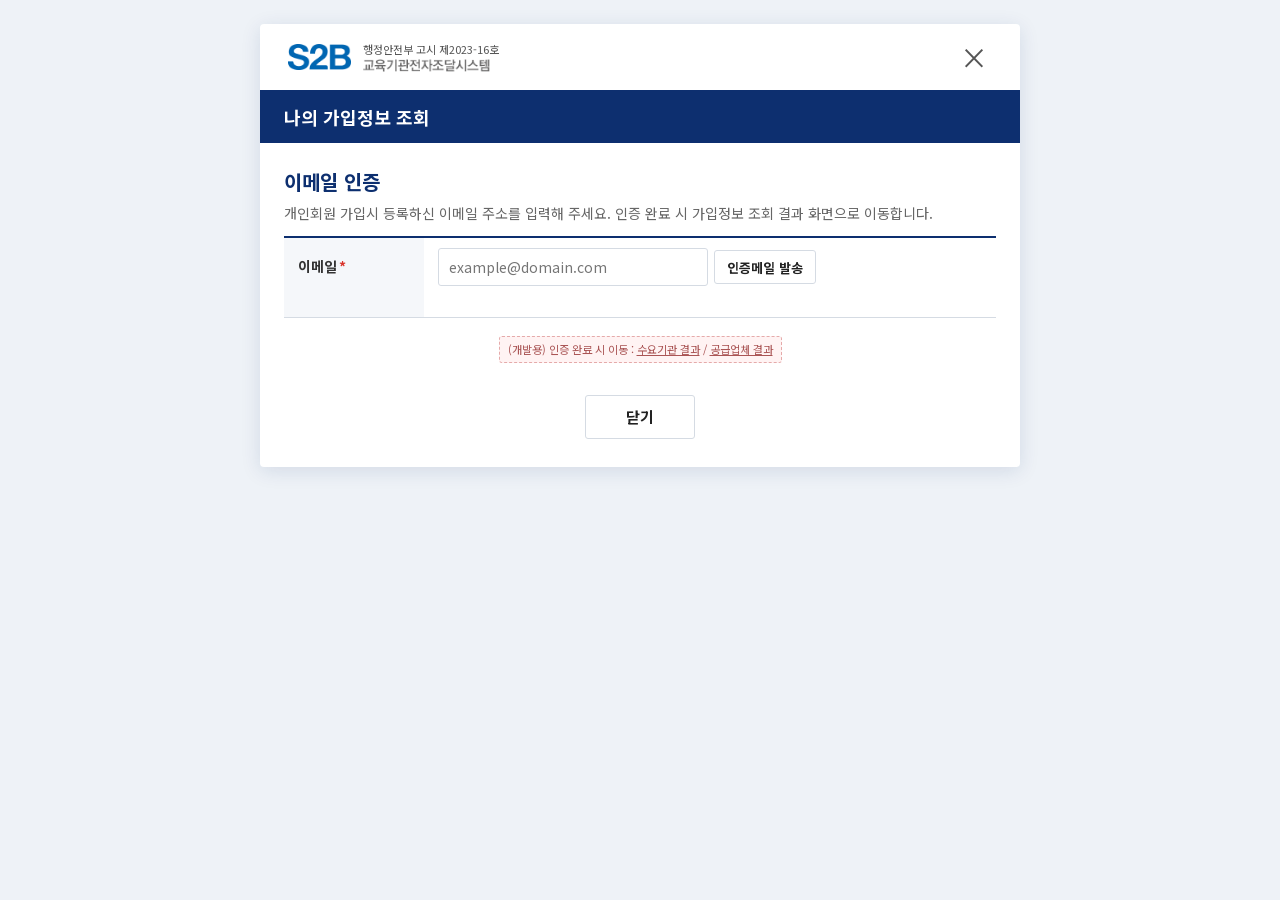
<file: pages/my-info.html>
<!DOCTYPE html>
<html lang="ko">
<head>
<meta charset="UTF-8">
<meta name="viewport" content="width=device-width, initial-scale=1">
<title>나의 가입정보 조회 | S2B 개인회원 사전가입</title>
<link rel="stylesheet" href="../assets/css/s2b.css">
</head>
<body>
<div class="popup">
  <div class="popup-head">
    <div class="logo"><img src="../assets/img/sub_ci.gif" alt="S2B"><span>행정안전부 고시 제2023-16호<br><img src="../assets/img/ci_s2b_3.gif" alt="교육기관전자조달시스템"></span></div>
    <button type="button" class="close" onclick="closePopup()" aria-label="닫기">×</button>
  </div>
  <div class="popup-title">나의 가입정보 조회</div>
  <form class="popup-body" id="myInfoForm" novalidate>
    <p class="tit">이메일 인증</p>
    <p class="desc">개인회원 가입시 등록하신 이메일 주소를 입력해 주세요. 인증 완료 시 가입정보 조회 결과 화면으로 이동합니다.</p>
    <table class="form-tbl">
      <tr>
        <th>이메일<span class="req">*</span></th>
        <td>
          <div class="field">
            <input type="email" class="inp" name="email" data-role="email" placeholder="example@domain.com" autocomplete="off" style="max-width:270px">
            <button type="button" class="btn sm" data-role="btn-send">인증메일 발송</button>
          </div>
          <span class="msg" data-role="email-msg"></span>
          <span class="dev-note hidden" data-role="dev-code"></span>
        </td>
      </tr>
      <tr class="hidden" data-role="code-row">
        <th>인증코드<span class="req">*</span></th>
        <td>
          <div class="field">
            <input type="text" class="inp short" name="authCode" data-role="code" placeholder="이메일로 받은 6자리 코드" maxlength="6" autocomplete="off">
            <span class="timer" data-role="timer"></span>
            <button type="button" class="btn sm primary" data-role="btn-verify">인증</button>
          </div>
          <span class="msg" data-role="code-msg">인증코드는 5분간 유효합니다. 숫자+영문만 입력 가능</span>
        </td>
      </tr>
    </table>
    <div class="center" style="margin-top:12px"><!-- [JSP] 개발용 링크, 제거 -->
      <span class="dev-note">(개발용) 인증 완료 시 이동 : <a href="my-info-result-demand.html"><u>수요기관 결과</u></a> / <a href="my-info-result-supplier.html"><u>공급업체 결과</u></a></span>
    </div>
  </form>
  <div class="popup-foot">
    <button type="button" class="btn" onclick="closePopup()">닫기</button>
  </div>
</div>
<script src="../assets/js/s2b.js"></script>
<script>
var f = document.getElementById('myInfoForm');
f.addEventListener('submit', function (e) { e.preventDefault(); });
/* [JSP] 인증 완료 시 결과 조회 Action 으로 이동 (예: myInfoResult.do?email=...) -
   서버가 기관구분에 따라 수요기관/공급업체 결과 JSP 를 선택. 이메일은 세션 인증값 사용 */
initEmailAuth(f, { onVerified: function () { location.href = 'my-info-result-demand.html'; } });
</script>
</body>
</html>
</file>
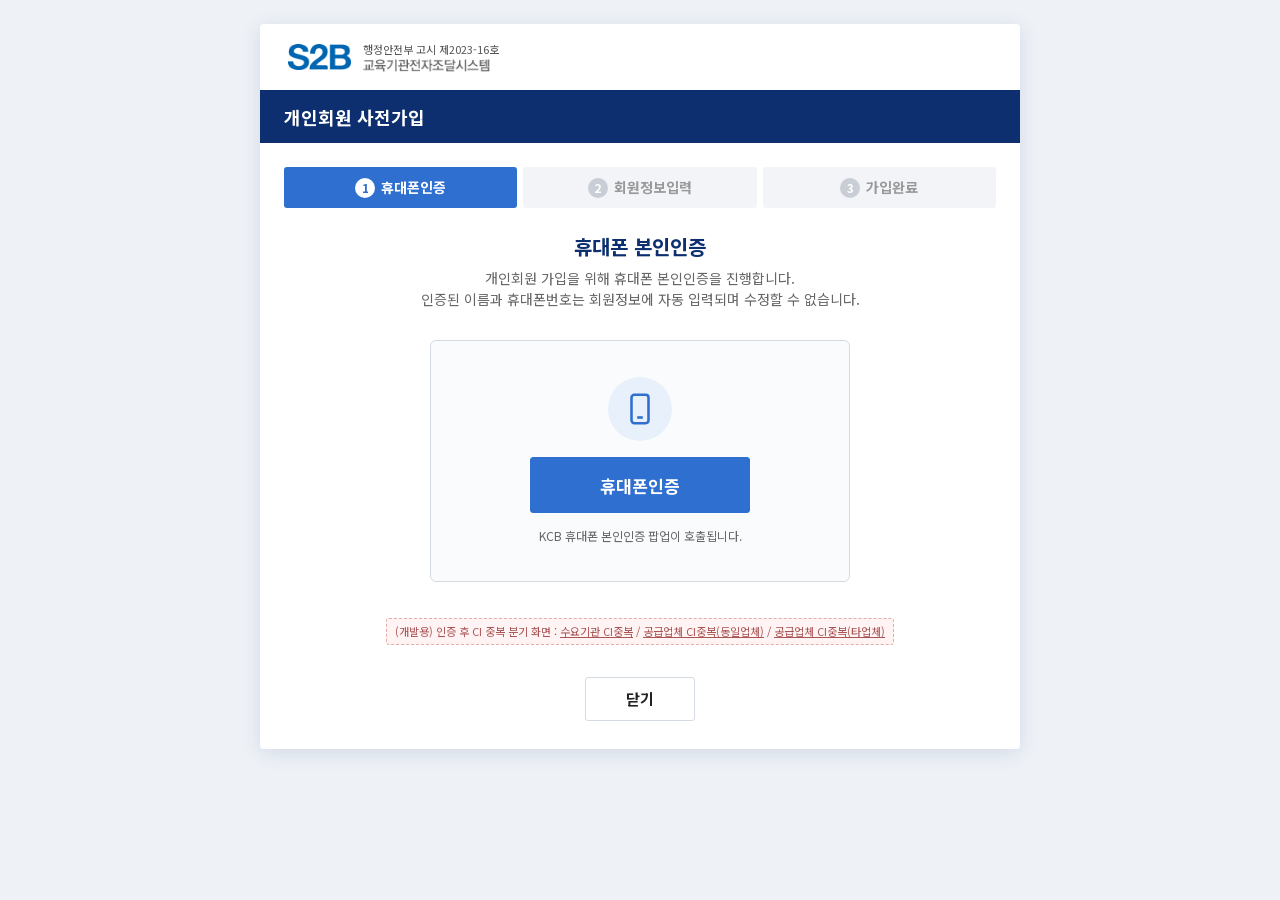
<file: pages/phone-auth.html>
<!DOCTYPE html>
<html lang="ko">
<head>
<meta charset="UTF-8">
<meta name="viewport" content="width=device-width, initial-scale=1">
<title>휴대폰 인증 | S2B 개인회원 사전가입</title>
<link rel="stylesheet" href="../assets/css/s2b.css">
</head>
<body>
<div class="popup">
  <div class="popup-head">
    <div class="logo"><img src="../assets/img/sub_ci.gif" alt="S2B"><span>행정안전부 고시 제2023-16호<br><img src="../assets/img/ci_s2b_3.gif" alt="교육기관전자조달시스템"></span></div>
  </div>
  <div class="popup-title">개인회원 사전가입</div>
  <div class="popup-body">
    <ol class="steps"><li class="on">휴대폰인증</li><li>회원정보입력</li><li>가입완료</li></ol>
    <p class="tit center">휴대폰 본인인증</p>
    <p class="desc center">개인회원 가입을 위해 휴대폰 본인인증을 진행합니다.<br>인증된 이름과 휴대폰번호는 회원정보에 자동 입력되며 수정할 수 없습니다.</p>
    <div class="auth-box">
      <div class="ico"><svg viewBox="0 0 24 24"><rect x="6" y="2" width="12" height="20" rx="2"/><path d="M10 18h4"/></svg></div>
      <button type="button" class="btn primary big" id="btnKcb">휴대폰인증</button>
      <p class="desc" style="margin:14px 0 0;font-size:12px">KCB 휴대폰 본인인증 팝업이 호출됩니다.</p>
    </div>
    <div class="center"><!-- [JSP] 개발용 링크, 제거 -->
      <span class="dev-note">(개발용) 인증 후 CI 중복 분기 화면 :
        <a href="ci-dup-demand.html"><u>수요기관 CI중복</u></a> /
        <a href="ci-dup-supplier-same.html"><u>공급업체 CI중복(동일업체)</u></a> /
        <a href="ci-dup-supplier-other.html"><u>공급업체 CI중복(타업체)</u></a></span>
    </div>
  </div>
  <div class="popup-foot">
    <button type="button" class="btn" onclick="closePopup()">닫기</button>
  </div>
</div>
<script src="../assets/js/s2b.js"></script>
<script>
/* [JSP] KCB 휴대폰 본인인증 팝업 호출 위치.
   KCB 콜백에서 서버(예: kcbResult.do)가 CI 대조 후 아래로 분기:
     - CI 중복 없음            → member-form (회원정보입력)
     - 수요기관 CI 중복        → ci-dup-demand
     - 공급업체 동일업체 중복  → ci-dup-supplier-same
     - 공급업체 타업체 중복    → ci-dup-supplier-other
   데모에서는 확인 후 회원정보입력으로 이동 */
document.getElementById('btnKcb').onclick = function () {
  s2bConfirm('KCB 휴대폰 본인인증 팝업을 호출합니다.\n(데모) 인증 성공으로 진행하시겠습니까?', function () {
    location.href = 'member-form.html';
  });
};
</script>
</body>
</html>
</file>
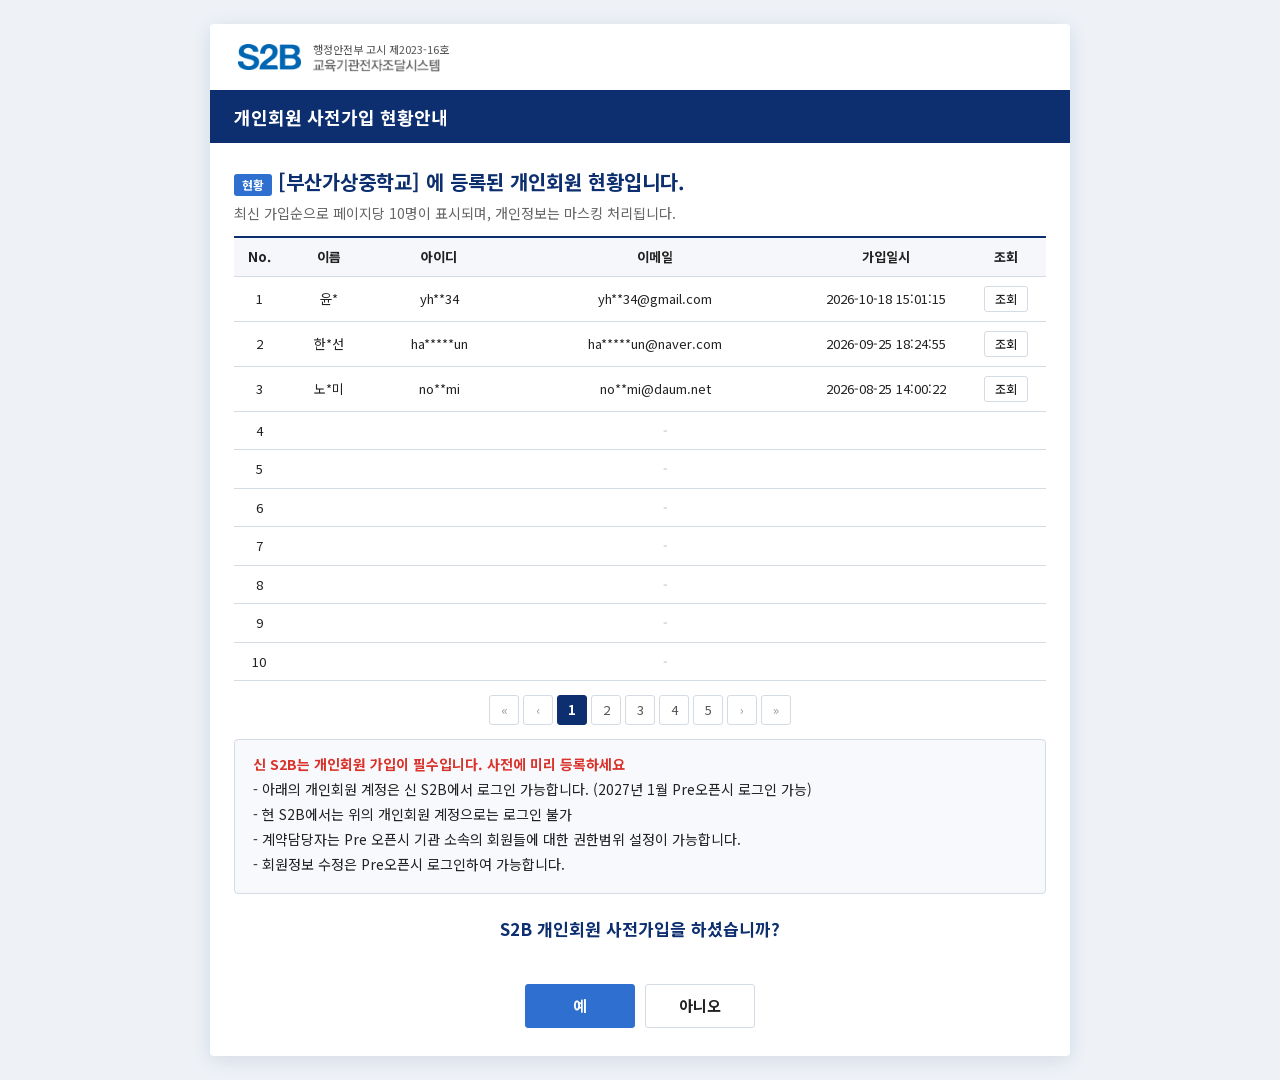
<file: pages/status.html>
<!DOCTYPE html>
<html lang="ko">
<head>
<meta charset="UTF-8">
<meta name="viewport" content="width=device-width, initial-scale=1">
<title>개인회원 사전가입 현황안내 | S2B 개인회원 사전가입</title>
<link rel="stylesheet" href="../assets/css/s2b.css">
</head>
<body>
<div class="popup wide">
  <div class="popup-head">
    <div class="logo"><img src="../assets/img/sub_ci.gif" alt="S2B"><span>행정안전부 고시 제2023-16호<br><img src="../assets/img/ci_s2b_3.gif" alt="교육기관전자조달시스템"></span></div>
  </div>
  <div class="popup-title">개인회원 사전가입 현황안내</div>
  <div class="popup-body">
    <p class="tit"><span class="badge blue">현황</span> [부산가상중학교] 에 등록된 개인회원 현황입니다.</p> <!-- [JSP] [${session.instNm}] -->
    <p class="desc">최신 가입순으로 페이지당 10명이 표시되며, 개인정보는 마스킹 처리됩니다.</p>

    <table class="list-tbl">
      <colgroup><col style="width:50px"><col style="width:90px"><col style="width:130px"><col><col style="width:160px"><col style="width:80px"></colgroup>
      <thead><tr><th>No.</th><th>이름</th><th>아이디</th><th>이메일</th><th>가입일시</th><th>조회</th></tr></thead>
      <tbody>
        <!-- [JSP] <c:forEach> 목록. 최신순 10건/페이지, 마스킹은 서버에서 처리(앞2/뒤2자리 제외). 빈 행은 10행 고정 시에만 필요 -->
        <tr><td>1</td><td>윤*</td><td>yh**34</td><td>yh**34@gmail.com</td><td>2026-10-18 15:01:15</td><td><a href="my-info.html" class="btn xs">조회</a></td></tr>
        <tr><td>2</td><td>한*선</td><td>ha*****un</td><td>ha*****un@naver.com</td><td>2026-09-25 18:24:55</td><td><a href="my-info.html" class="btn xs">조회</a></td></tr>
        <tr><td>3</td><td>노*미</td><td>no**mi</td><td>no**mi@daum.net</td><td>2026-08-25 14:00:22</td><td><a href="my-info.html" class="btn xs">조회</a></td></tr>
        <tr><td>4</td><td class="empty" colspan="5">-</td></tr>
        <tr><td>5</td><td class="empty" colspan="5">-</td></tr>
        <tr><td>6</td><td class="empty" colspan="5">-</td></tr>
        <tr><td>7</td><td class="empty" colspan="5">-</td></tr>
        <tr><td>8</td><td class="empty" colspan="5">-</td></tr>
        <tr><td>9</td><td class="empty" colspan="5">-</td></tr>
        <tr><td>10</td><td class="empty" colspan="5">-</td></tr>
      </tbody>
    </table>
    <div class="paging"><!-- [JSP] 페이징 컴포넌트로 교체 (총 건수/페이지 파라미터 page) -->
      <a href="#" class="arrow">«</a><a href="#" class="arrow">‹</a>
      <a href="#" class="on">1</a><a href="#">2</a><a href="#">3</a><a href="#">4</a><a href="#">5</a>
      <a href="#" class="arrow">›</a><a href="#" class="arrow">»</a>
    </div>

    <div class="notice">
      <p><b class="txt-red">신 S2B는 개인회원 가입이 필수입니다. 사전에 미리 등록하세요</b></p>
      <p>- 아래의 개인회원 계정은 신 S2B에서 로그인 가능합니다. (2027년 1월 Pre오픈시 로그인 가능)</p>
      <p>- 현 S2B에서는 위의 개인회원 계정으로는 로그인 불가</p>
      <p>- 계약담당자는 Pre 오픈시 기관 소속의 회원들에 대한 권한범위 설정이 가능합니다.</p>
      <p>- 회원정보 수정은 Pre오픈시 로그인하여 가능합니다.</p>
    </div>

    <p class="question">S2B 개인회원 사전가입을 하셨습니까?</p>
  </div>
  <div class="popup-foot">
    <button type="button" class="btn primary" onclick="closePopup()">예</button> <!-- [JSP] 창 닫힘. 새로고침마다 재노출(닫기버튼 없음) -->
    <a href="phone-auth.html" class="btn">아니오</a>
  </div>
</div>
<script src="../assets/js/s2b.js"></script>
</body>
</html>
</file>
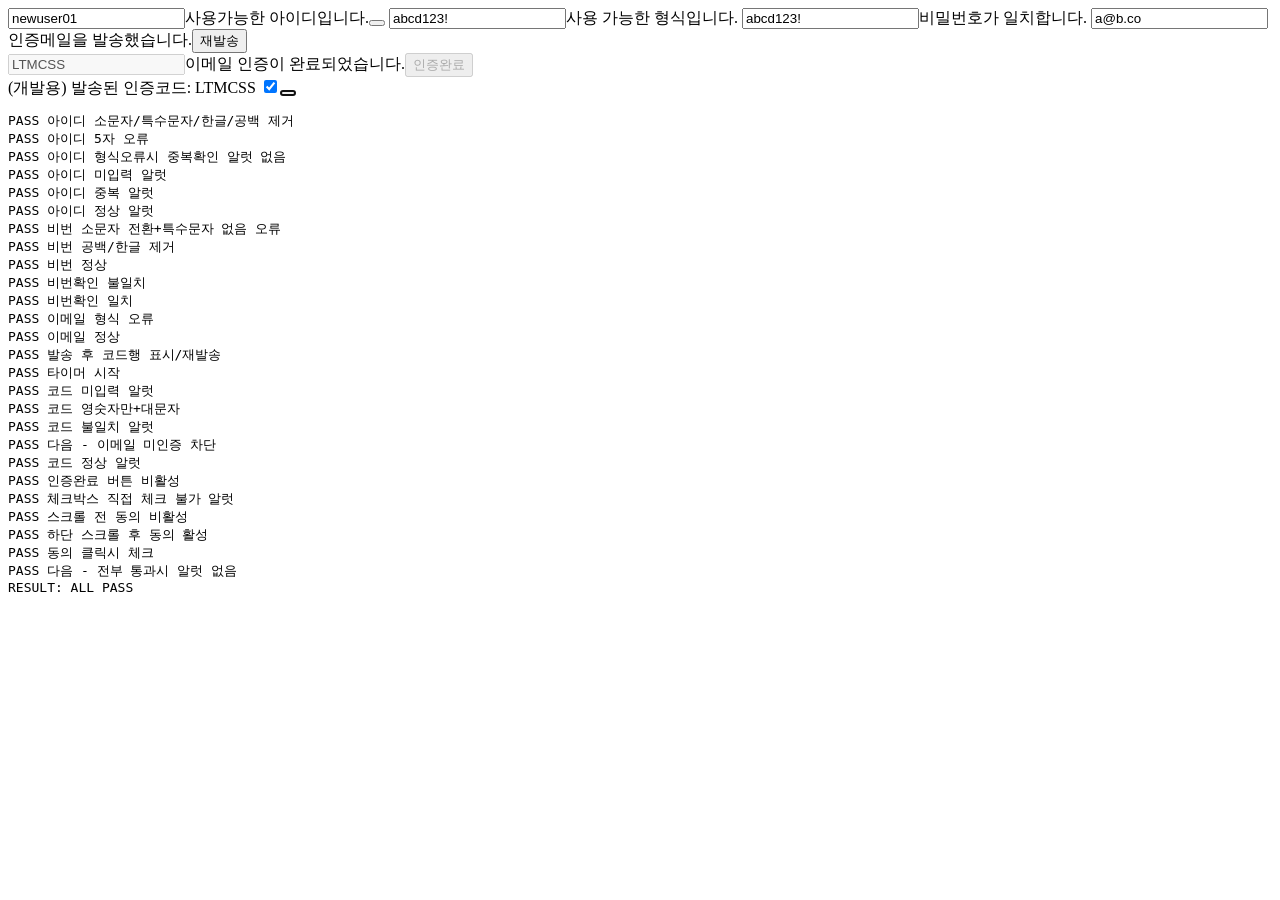
<file: test/check.html>
<!DOCTYPE html><html lang="ko"><head><meta charset="UTF-8"><title>s2b.js self-check</title></head>
<body>
<form id="f" action="ok.html" data-demo>
  <input id="userId"><span id="userIdMsg"></span><button type="button" id="btnDup"></button>
  <input id="userPw"><span id="userPwMsg"></span>
  <input id="userPw2"><span id="userPw2Msg"></span>
  <input data-role="email"><span data-role="email-msg"></span><button type="button" data-role="btn-send"></button>
  <div data-role="code-row" class="hidden"><input data-role="code"><span data-role="code-msg"></span><button type="button" data-role="btn-verify"></button><span data-role="timer"></span></div>
  <span data-role="dev-code" class="hidden"></span>
  <input type="checkbox" id="agree"><button type="button" id="btnPrivacy"></button>
</form>
<template id="privacyTpl"><div class="modal"><div class="scroll-box" style="height:50px;overflow:auto"><div style="height:500px"></div></div><p class="scroll-hint"></p><button data-role="btn-agree" disabled></button><button data-role="btn-close"></button></div></template>
<pre id="out"></pre>
<script src="../assets/js/s2b.js"></script>
<script>
var out=[], fails=0;
function t(name, cond){ out.push((cond?'PASS ':'FAIL ')+name); if(!cond) fails++; }
function inp(el,v){ el.value=v; el.dispatchEvent(new Event('input')); }
function lastAlert(){ var a=document.querySelector('.dim .alert-body'); return a?a.textContent:''; }
function closeAlert(){ var b=document.querySelector('.dim button'); if(b) b.click(); }
var f=document.getElementById('f'); initMemberForm(f);
var id=document.getElementById('userId'), pw=document.getElementById('userPw'), pw2=document.getElementById('userPw2');
var email=f.querySelector('[data-role=email]'), code=f.querySelector('[data-role=code]');

// 아이디
inp(id,'AbC!한 12'); t('아이디 소문자/특수문자/한글/공백 제거', id.value==='abc12');
t('아이디 5자 오류', document.getElementById('userIdMsg').textContent==='아이디 형식이 올바르지 않습니다.');
document.getElementById('btnDup').click(); t('아이디 형식오류시 중복확인 알럿 없음', !document.querySelector('.dim')); 
inp(id,''); document.getElementById('btnDup').click(); t('아이디 미입력 알럿', lastAlert()==='아이디 입력후에 중복확인을 하시기 바랍니다.'); closeAlert();
inp(id,'yh0134'); document.getElementById('btnDup').click(); t('아이디 중복 알럿', lastAlert()==='입력하신 아이디는 이미 사용중인 아이디입니다.'); closeAlert();
inp(id,'newuser01'); document.getElementById('btnDup').click(); t('아이디 정상 알럿', lastAlert()==='사용가능한 아이디입니다.'); closeAlert();
// 비밀번호
inp(pw,'Abcd1234'); t('비번 소문자 전환+특수문자 없음 오류', pw.value==='abcd1234' && pw.classList.contains('err'));
inp(pw,'abcd 12!한'); t('비번 공백/한글 제거', pw.value==='abcd12!');
inp(pw,'abcd123!'); t('비번 정상', document.getElementById('userPwMsg').textContent==='사용 가능한 형식입니다.');
inp(pw2,'abcd123'); t('비번확인 불일치', document.getElementById('userPw2Msg').textContent==='비밀번호가 일치하지 않습니다.');
inp(pw2,'abcd123!'); t('비번확인 일치', document.getElementById('userPw2Msg').textContent==='비밀번호가 일치합니다.');
// 이메일
inp(email,'bad@'); t('이메일 형식 오류', f.querySelector('[data-role=email-msg]').textContent==='올바른 이메일 형식이 아닙니다.');
inp(email,'a@b.co'); t('이메일 정상', f.querySelector('[data-role=email-msg]').textContent==='유효한 형식입니다. 인증메일을 발송해주세요');
var send=f.querySelector('[data-role=btn-send]'), verify=f.querySelector('[data-role=btn-verify]');
send.click(); t('발송 후 코드행 표시/재발송', !f.querySelector('[data-role=code-row]').classList.contains('hidden') && send.textContent==='재발송');
t('타이머 시작', f.querySelector('[data-role=timer]').textContent==='5분 0초');
verify.click(); t('코드 미입력 알럿', lastAlert()==='인증코드 입력후에 인증버튼을 클릭하시기 바랍니다.'); closeAlert();
inp(code,'ab-1'); t('코드 영숫자만+대문자', code.value==='AB1');
inp(code,'ZZZZZZ'); verify.click(); t('코드 불일치 알럿', lastAlert().indexOf('일치하지 않습니다')>-1); closeAlert();
// 다음: 이메일 미인증 상태
f.requestSubmit(); t('다음 - 이메일 미인증 차단', lastAlert()==='이메일 인증을 완료해주세요.'); closeAlert();
var real=f.querySelector('[data-role=dev-code]').textContent.slice(-6);
inp(code,real); verify.click(); t('코드 정상 알럿', lastAlert()==='인증되었습니다.'); closeAlert();
t('인증완료 버튼 비활성', verify.textContent==='인증완료' && verify.disabled);
// 개인정보 동의
var agree=document.getElementById('agree'); agree.click(); t('체크박스 직접 체크 불가 알럿', !agree.checked && lastAlert().indexOf('본문 확인이 필수')>-1); closeAlert();
document.getElementById('btnPrivacy').click();
var box=document.querySelector('.dim .scroll-box'), ag=document.querySelector('.dim [data-role=btn-agree]');
t('스크롤 전 동의 비활성', ag.disabled);
box.scrollTop=9999; box.dispatchEvent(new Event('scroll')); t('하단 스크롤 후 동의 활성', !ag.disabled);
ag.click(); t('동의 클릭시 체크', agree.checked && !document.querySelector('.dim'));
// 다음: 전부 통과 → action 이동 (location 변경은 헤드리스에서 확인만)
var moved=false; f.setAttribute('action','#done'); f.requestSubmit(); t('다음 - 전부 통과시 알럿 없음', !document.querySelector('.dim'));
document.getElementById('out').textContent=out.join('\n')+'\nRESULT: '+(fails?fails+' FAIL':'ALL PASS');
</script></body></html>
</file>
<file: assets/css/s2b.css>
/* S2B 개인회원 사전가입 마이크로사이트 - 공통 스타일 (s2b.kr 룩앤필 기준) */
/* 내부망 대응: Noto Sans KR 로컬 글꼴 (assets/fonts). 외부 CDN 미참조 */
@font-face{font-family:"Noto Sans KR";font-style:normal;font-weight:400;font-display:swap;src:url("../fonts/noto-sans-kr-400.woff2") format("woff2")}
@font-face{font-family:"Noto Sans KR";font-style:normal;font-weight:500;font-display:swap;src:url("../fonts/noto-sans-kr-500.woff2") format("woff2")}
@font-face{font-family:"Noto Sans KR";font-style:normal;font-weight:700;font-display:swap;src:url("../fonts/noto-sans-kr-700.woff2") format("woff2")}
:root{
  --navy:#0d2f6f;      /* 상단바/타이틀 */
  --blue:#2f6fd0;      /* 주요 버튼/포인트 */
  --blue-light:#e8f0fb;
  --orange:#f08a24;
  --green:#8fc23a;
  --purple:#6b2fb3;
  --red:#d9332b;
  --txt:#222;
  --sub:#666;
  --line:#d5dbe3;
  --bg:#eef2f7;
}
*{box-sizing:border-box}
html,body{margin:0;padding:0}
body{font-family:"Noto Sans KR","Malgun Gothic","Apple SD Gothic Neo",sans-serif;font-size:14px;color:var(--txt);background:var(--bg);line-height:1.5;-webkit-font-smoothing:antialiased}
a{color:inherit;text-decoration:none}
button{font-family:inherit;cursor:pointer}
input{font-family:inherit}
.hidden{display:none!important}

/* ===== 팝업 프레임 ===== */
.popup{max-width:760px;margin:24px auto;background:#fff;box-shadow:0 4px 20px rgba(13,47,111,.12);border-radius:4px;overflow:hidden}
.popup.wide{max-width:860px}
.popup-head{display:flex;align-items:center;justify-content:space-between;padding:18px 28px;border-bottom:2px solid var(--navy)}
.logo{display:flex;align-items:center;gap:12px}
.logo img{display:block}
.logo>img{height:26px}
.logo span{font-size:11px;color:#555;line-height:1.3}
.logo span img{height:13px;margin-top:3px}
.popup-head .close{background:none;border:0;font-size:28px;line-height:1;color:#555;padding:0 4px}
.popup-title{background:var(--navy);color:#fff;padding:12px 24px;font-size:18px;font-weight:700}
.popup-body{padding:24px}
.popup-foot{display:flex;justify-content:center;gap:10px;padding:8px 24px 28px}

/* ===== 진행 단계 ===== */
.steps{display:flex;gap:6px;margin:0 0 24px;padding:0;list-style:none;counter-reset:s}
.steps li{flex:1;text-align:center;padding:10px 0;background:#f2f4f8;color:#999;font-weight:600;position:relative;border-radius:3px}
.steps li::before{counter-increment:s;content:counter(s);display:inline-block;width:20px;height:20px;line-height:20px;border-radius:50%;background:#c8cdd6;color:#fff;font-size:12px;margin-right:6px}
.steps li.on{background:var(--blue);color:#fff}
.steps li.on::before{background:#fff;color:var(--blue)}
.steps li.done{background:var(--blue-light);color:var(--blue)}
.steps li.done::before{background:var(--blue)}

/* ===== 텍스트 ===== */
.tit{font-size:20px;font-weight:700;color:var(--navy);margin:0 0 6px}
.tit.center{text-align:center}
.tit .point{color:var(--orange)}
.sub-tit{font-size:15px;font-weight:700;color:var(--txt);margin:20px 0 8px;padding-left:10px;border-left:3px solid var(--blue)}
.desc{margin:0 0 12px;color:var(--sub)}
.notice{background:#f7f9fc;border:1px solid var(--line);border-radius:4px;padding:14px 18px;margin:12px 0}
.notice p{margin:0 0 4px}
.notice.point{background:#fff8ef;border-color:#f6d5b0}
.notice.blue{background:var(--blue-light);border-color:#bfd3f1}
.notice ul{margin:6px 0 0;padding-left:18px}
.notice li{margin:2px 0}
.txt-red{color:var(--red)}
.txt-blue{color:var(--blue)}
.txt-orange{color:var(--orange)}
.badge{display:inline-block;padding:2px 8px;border-radius:3px;font-size:12px;font-weight:700;color:#fff;background:var(--orange);vertical-align:middle}
.badge.blue{background:var(--blue)}
.center{text-align:center}
.big-msg{font-size:22px;font-weight:700;color:var(--navy);text-align:center;margin:12px 0 4px}

/* ===== 버튼 ===== */
.btn{display:inline-flex;align-items:center;justify-content:center;min-width:110px;height:44px;padding:0 22px;border:1px solid var(--line);background:#fff;color:var(--txt);font-size:15px;font-weight:600;border-radius:3px;transition:.15s}
.btn:hover{border-color:var(--blue);color:var(--blue)}
.btn.primary{background:var(--blue);border-color:var(--blue);color:#fff}
.btn.primary:hover{background:#255fb8}
.btn.navy{background:var(--navy);border-color:var(--navy);color:#fff}
.btn.orange{background:var(--orange);border-color:var(--orange);color:#fff}
.btn.sm{min-width:auto;height:34px;padding:0 12px;font-size:13px}
.btn.xs{min-width:auto;height:26px;padding:0 10px;font-size:12px;font-weight:500}
.btn.big{height:56px;font-size:17px;min-width:220px}
.btn:disabled{background:#e9ecf1;border-color:#e0e4ea;color:#999;cursor:default}
.btn:disabled:hover{color:#999;border-color:#e0e4ea}

/* ===== 폼 ===== */
.form-tbl{width:100%;border-collapse:collapse;border-top:2px solid var(--navy)}
.form-tbl th,.form-tbl td{border-bottom:1px solid var(--line);padding:10px 14px;text-align:left;vertical-align:top}
.form-tbl th{width:140px;background:#f5f7fa;font-weight:600;color:#333;padding-top:18px}
.form-tbl th .req{color:var(--red);margin-left:2px}
.inp{height:38px;padding:0 10px;border:1px solid var(--line);border-radius:3px;font-size:14px;width:100%;max-width:340px;outline:0}
.inp:focus{border-color:var(--blue);box-shadow:0 0 0 2px rgba(47,111,208,.15)}
.inp[readonly]{background:#f2f4f8;color:#555}
.inp.err{border-color:var(--red)}
.inp.ok{border-color:#2e9e5b}
.inp.short{max-width:200px}
.field{display:flex;gap:6px;align-items:center;flex-wrap:wrap}
.msg{display:block;margin-top:5px;font-size:12px;color:var(--sub);min-height:16px}
.msg.err{color:var(--red)}
.msg.ok{color:#2e9e5b}
.msg.info{color:var(--blue)}
.timer{color:var(--red);font-weight:700;font-size:13px;min-width:56px;text-align:center}
.agree{display:flex;align-items:center;gap:8px;padding:14px 16px;background:#f5f7fa;border:1px solid var(--line);border-radius:4px;margin-top:20px;flex-wrap:wrap}
.agree label{font-weight:600;display:flex;align-items:center;gap:6px}
.agree input[type=checkbox]{width:18px;height:18px;accent-color:var(--blue)}
.agree .guide{flex-basis:100%;font-size:12px;color:var(--sub);margin-top:2px}

/* ===== 정보 테이블(가입완료/조회결과) ===== */
.info-tbl{width:100%;border-collapse:collapse;border-top:2px solid var(--navy);margin:8px 0 12px}
.info-tbl th,.info-tbl td{border-bottom:1px solid var(--line);padding:11px 14px;text-align:left}
.info-tbl th{width:140px;background:#f5f7fa;font-weight:600}
.info-tbl.num th{width:auto}

/* ===== 목록 테이블(현황) ===== */
.list-tbl{width:100%;border-collapse:collapse;border-top:2px solid var(--navy);font-size:13px}
.list-tbl th,.list-tbl td{border-bottom:1px solid var(--line);padding:9px 8px;text-align:center}
.list-tbl th{background:#f5f7fa;font-weight:600}
.list-tbl td.empty{color:#bbb}
.paging{display:flex;justify-content:center;gap:4px;margin:14px 0}
.paging a{min-width:30px;height:30px;line-height:28px;text-align:center;border:1px solid var(--line);border-radius:3px;font-size:13px;color:#555;background:#fff}
.paging a.on{background:var(--navy);border-color:var(--navy);color:#fff;font-weight:700}
.paging a.arrow{color:#999}
.question{text-align:center;font-size:17px;font-weight:700;color:var(--navy);margin:22px 0 10px}

/* ===== 알럿/모달 ===== */
.dim{position:fixed;inset:0;background:rgba(0,0,0,.45);display:flex;align-items:center;justify-content:center;z-index:100}
.alert{width:380px;background:#fff;border-radius:6px;overflow:hidden;box-shadow:0 10px 30px rgba(0,0,0,.25)}
.alert .alert-head{background:var(--navy);color:#fff;padding:10px 16px;font-weight:700;font-size:14px}
.alert .alert-body{padding:26px 22px;text-align:center;font-size:15px;white-space:pre-line;line-height:1.6}
.alert .alert-foot{padding:0 22px 20px;display:flex;justify-content:center;gap:8px}
.modal{width:640px;max-width:calc(100% - 32px);background:#fff;border-radius:6px;overflow:hidden;box-shadow:0 10px 30px rgba(0,0,0,.25)}
.modal .modal-head{display:flex;justify-content:space-between;align-items:center;background:var(--navy);color:#fff;padding:12px 18px;font-weight:700;font-size:16px}
.modal .modal-head .close{background:none;border:0;color:#fff;font-size:24px;line-height:1}
.modal .modal-body{padding:18px}
.modal .scroll-box{height:360px;overflow-y:auto;border:1px solid var(--line);padding:16px;font-size:13px;line-height:1.7;color:#333}
.modal .scroll-box h4{margin:14px 0 4px;color:var(--navy)}
.modal .scroll-box h4:first-child{margin-top:0}
.modal .scroll-hint{font-size:12px;color:var(--red);margin:8px 0 0;text-align:center}
.modal .modal-foot{display:flex;justify-content:center;gap:8px;padding:0 18px 20px}

/* ===== 휴대폰 인증 ===== */
.auth-box{margin:30px auto;max-width:420px;text-align:center;padding:36px 24px;border:1px solid var(--line);border-radius:6px;background:#fafbfd}
.auth-box .ico{width:64px;height:64px;margin:0 auto 16px;border-radius:50%;background:var(--blue-light);display:flex;align-items:center;justify-content:center}
.auth-box .ico svg{width:34px;height:34px;fill:none;stroke:var(--blue);stroke-width:1.8}

/* ===== 개발용 안내 ===== */
.dev-note{font-size:11px;color:#a55;background:#fff3f3;border:1px dashed #e5aaaa;padding:4px 8px;border-radius:3px;display:inline-block;margin-top:6px}

/* ===== 인덱스(화면목록) ===== */
.idx{max-width:960px;margin:32px auto;padding:0 16px}
.idx .top-bar{background:var(--navy);color:#fff;padding:14px 24px;border-radius:4px 4px 0 0;font-weight:700;font-size:18px}
.idx .box{background:#fff;padding:24px;border-radius:0 0 4px 4px;box-shadow:0 4px 20px rgba(13,47,111,.1)}
.idx h2{font-size:16px;color:var(--navy);margin:20px 0 8px;padding-left:10px;border-left:3px solid var(--blue)}
.idx h2:first-child{margin-top:0}
.idx table{width:100%;border-collapse:collapse;font-size:13px;border-top:2px solid var(--navy)}
.idx th,.idx td{border-bottom:1px solid var(--line);padding:8px 10px;text-align:left;vertical-align:top}
.idx th{background:#f5f7fa;white-space:nowrap}
.idx td a{color:var(--blue);font-weight:600}
.idx td a:hover{text-decoration:underline}
.idx code{background:#f2f4f8;padding:1px 5px;border-radius:3px;font-size:12px}

@media (max-width:640px){
  .popup{margin:0;border-radius:0}
  .form-tbl th,.form-tbl td{display:block;width:100%}
  .form-tbl th{padding:8px 14px 2px;background:none;border:0}
  .steps li{font-size:12px}
}
</file>
